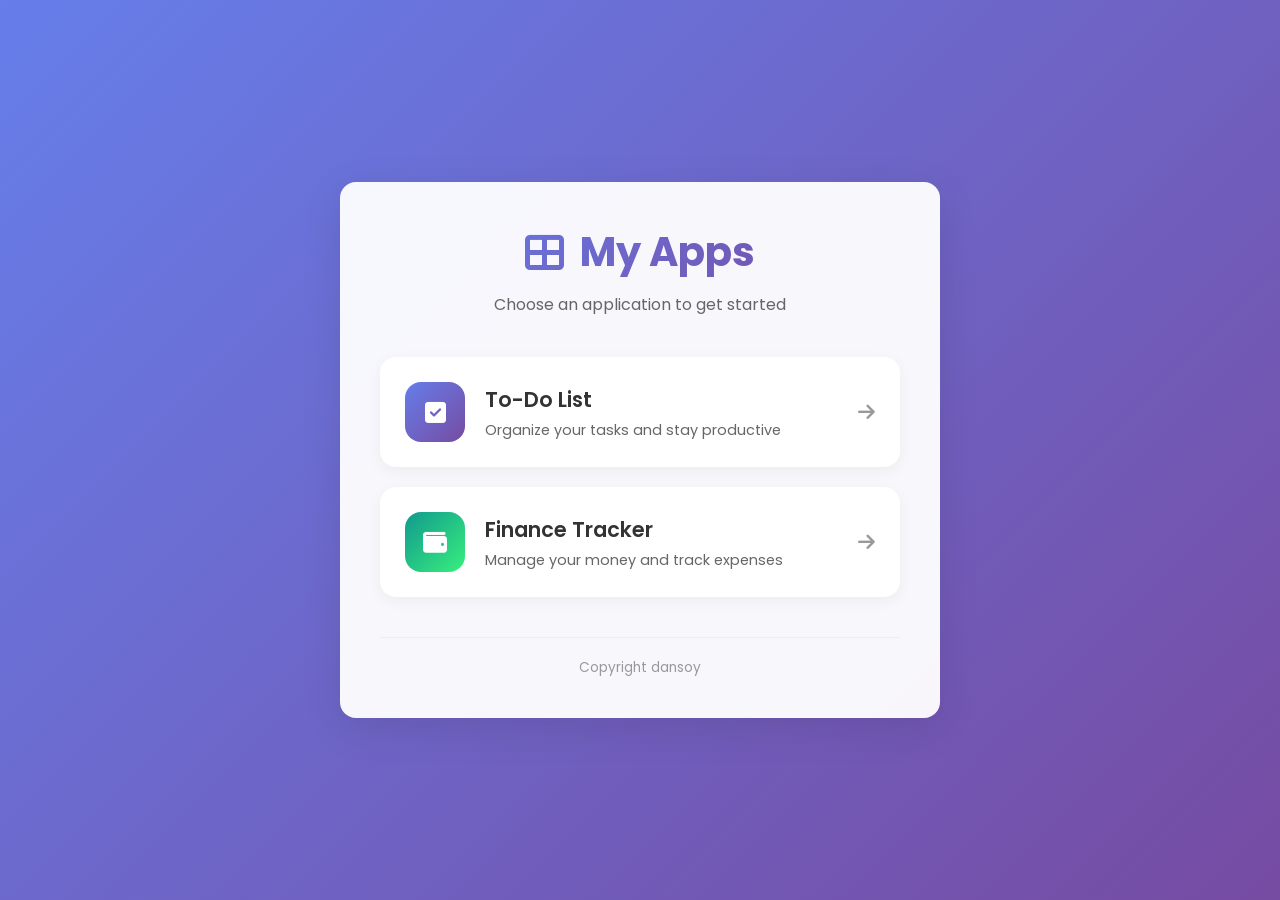
<file: index.html>
<!DOCTYPE html>
<html lang="en">
<head>
    <meta charset="UTF-8">
    <meta name="viewport" content="width=device-width, initial-scale=1.0">
    <title>My Apps - Home</title>
    <link rel="stylesheet" href="style.css">
    <link rel="preconnect" href="https://fonts.googleapis.com">
    <link rel="preconnect" href="https://fonts.gstatic.com" crossorigin>
    <link href="https://fonts.googleapis.com/css2?family=Poppins:wght@300;400;500;600;700&display=swap" rel="stylesheet">
    <link rel="stylesheet" href="https://cdnjs.cloudflare.com/ajax/libs/font-awesome/6.4.0/css/all.min.css">
</head>
<body>
    <div class="home-container">
        <header class="home-header">
            <h1 class="home-title">
                <i class="fas fa-th-large"></i>
                My Apps
            </h1>
            <p class="home-subtitle">Choose an application to get started</p>
        </header>

        <div class="app-cards">
            <a href="todo.html" class="app-card todo-card">
                <div class="card-icon">
                    <i class="fas fa-check-square"></i>
                </div>
                <div class="card-content">
                    <h2>To-Do List</h2>
                    <p>Organize your tasks and stay productive</p>
                </div>
                <div class="card-arrow">
                    <i class="fas fa-arrow-right"></i>
                </div>
            </a>

            <a href="finance.html" class="app-card finance-card">
                <div class="card-icon">
                    <i class="fas fa-wallet"></i>
                </div>
                <div class="card-content">
                    <h2>Finance Tracker</h2>
                    <p>Manage your money and track expenses</p>
                </div>
                <div class="card-arrow">
                    <i class="fas fa-arrow-right"></i>
                </div>
            </a>
        </div>

        <footer class="home-footer">
            <p>Copyright dansoy</p>
        </footer>
    </div>
</body>
</html>
</file>
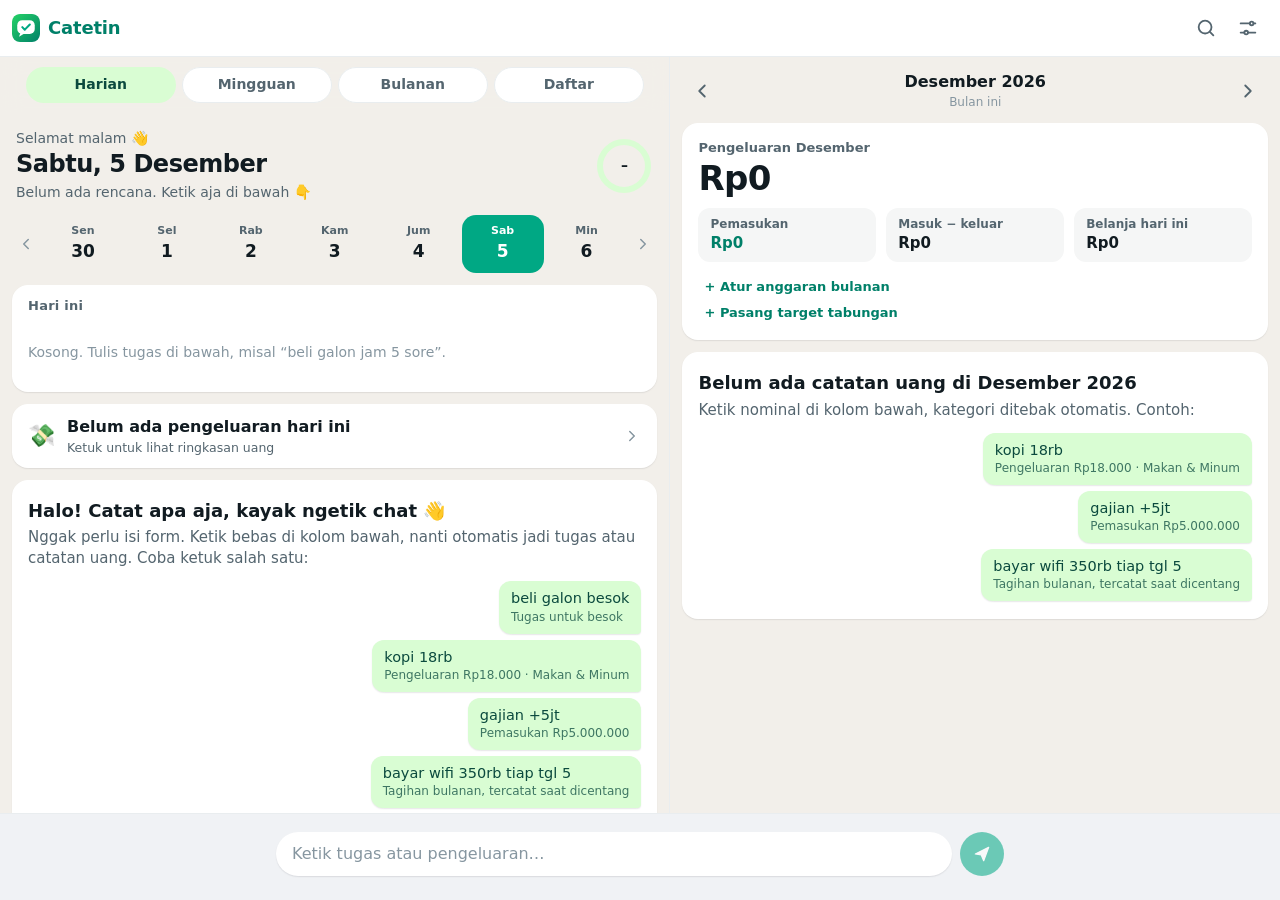
<file: v3/index.html>
<!DOCTYPE html>
<html lang="id">
<head>
    <meta charset="UTF-8">
    <meta name="viewport" content="width=device-width, initial-scale=1, viewport-fit=cover, interactive-widget=resizes-content">
    <title>Catetin</title>
    <meta name="description" content="Catat tugas & keuangan secepat ngetik chat.">
    <meta name="theme-color" content="#ffffff" id="theme-color">
    <meta name="mobile-web-app-capable" content="yes">
    <meta name="apple-mobile-web-app-capable" content="yes">
    <meta name="apple-mobile-web-app-title" content="Catetin">
    <meta name="apple-mobile-web-app-status-bar-style" content="default">
    <link rel="manifest" href="manifest.webmanifest">
    <link rel="icon" href="icons/icon.svg" type="image/svg+xml">
    <link rel="apple-touch-icon" href="icons/apple-touch-icon.png">
    <link rel="stylesheet" href="css/app.css">
    <script>
        // Apply the saved theme before first paint (no white flash in dark mode).
        try {
            var s = JSON.parse(localStorage.getItem('catetin.v2') || '{}').settings || {};
            if (s.theme === 'light' || s.theme === 'dark') document.documentElement.dataset.theme = s.theme;
        } catch (e) { /* first run */ }
    </script>
</head>
<body>
    <div class="app" id="app">
        <!-- Header -->
        <header class="topbar">
            <div class="brand">
                <img src="icons/icon.svg" alt="" width="28" height="28">
                <span>Catetin</span>
            </div>
            <div class="tabs" role="tablist" aria-label="Halaman">
                <button class="tab" role="tab" data-act="tab" data-tab="tasks" aria-selected="true">Tugas</button>
                <button class="tab" role="tab" data-act="tab" data-tab="money" aria-selected="false">Uang</button>
            </div>
            <div class="top-actions">
                <button class="icon-btn" data-act="search" aria-label="Cari" title="Cari">
                    <svg viewBox="0 0 24 24"><circle cx="11" cy="11" r="7"/><path d="m20 20-3.5-3.5"/></svg>
                </button>
                <button class="icon-btn" data-act="settings" aria-label="Pengaturan" title="Pengaturan">
                    <svg viewBox="0 0 24 24"><path d="M4 7h10M18 7h2M4 17h4M12 17h8"/><circle cx="16" cy="7" r="2"/><circle cx="10" cy="17" r="2"/></svg>
                </button>
            </div>
        </header>

        <!-- Panes: one at a time on phones, side by side on wide screens -->
        <main class="panes">
            <section class="pane pane-tasks" id="pane-tasks" role="tabpanel" aria-label="Tugas">
                <div class="subtabs" role="tablist" aria-label="Tampilan tugas">
                    <button class="subtab" data-act="view" data-view="day">Harian</button>
                    <button class="subtab" data-act="view" data-view="week">Mingguan</button>
                    <button class="subtab" data-act="view" data-view="month">Bulanan</button>
                    <button class="subtab" data-act="view" data-view="more">Daftar</button>
                </div>
                <div class="pane-body" id="tasks-view"></div>
            </section>
            <section class="pane pane-money" id="pane-money" role="tabpanel" aria-label="Uang">
                <div class="pane-body" id="money-view"></div>
            </section>
        </main>

        <!-- Composer: type like a chat -->
        <footer class="dock" id="dock">
            <div class="dock-inner">
                <div class="preview" id="preview" aria-live="polite"></div>
                <div class="quick" id="quick"></div>
                <form class="composer" id="composer" autocomplete="off">
                    <textarea id="input" rows="1" enterkeyhint="send" autocapitalize="sentences" spellcheck="false"
                        placeholder="Ketik tugas atau pengeluaran…" aria-label="Catat sesuatu"></textarea>
                    <button class="send" type="submit" aria-label="Kirim">
                        <svg viewBox="0 0 24 24"><path d="M4 12 20 4l-6 16-3-7z"/></svg>
                    </button>
                </form>
            </div>
        </footer>
    </div>

    <dialog class="sheet" id="sheet" aria-labelledby="sheet-title"></dialog>
    <div class="toast" id="toast" role="status" aria-live="polite"></div>
    <canvas class="confetti" id="confetti" aria-hidden="true"></canvas>

    <script src="js/util.js"></script>
    <script src="js/parser.js"></script>
    <script src="js/store.js"></script>
    <script src="js/app.js"></script>
</body>
</html>
</file>
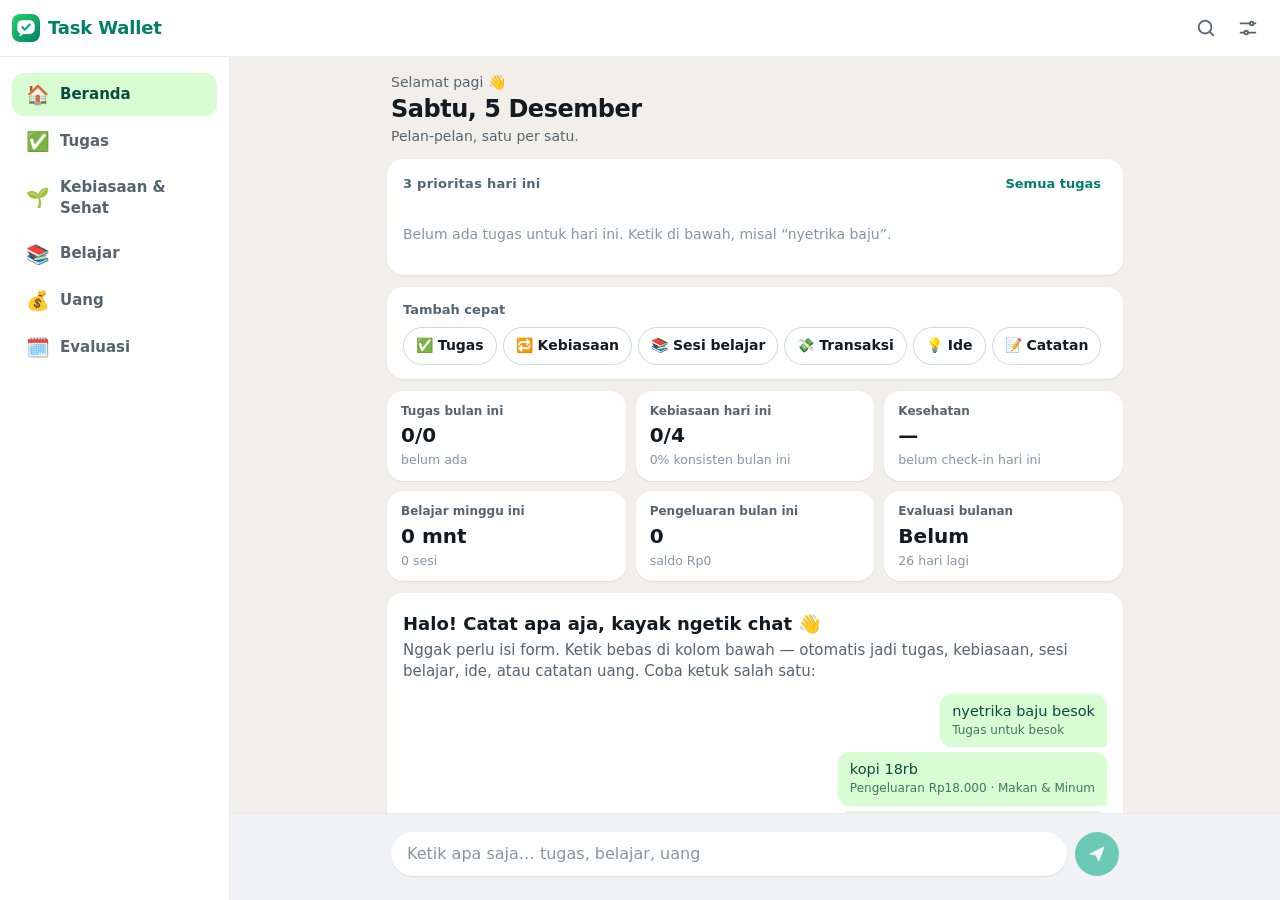
<file: v4/index.html>
<!DOCTYPE html>
<html lang="id">
<head>
    <meta charset="UTF-8">
    <meta name="viewport" content="width=device-width, initial-scale=1, viewport-fit=cover, interactive-widget=resizes-content">
    <title>Task Wallet — Life OS</title>
    <meta name="description" content="Ruang kendali pribadi: tugas, kebiasaan, kesehatan, belajar, keuangan, dan evaluasi bulanan — secepat ngetik chat.">
    <meta name="theme-color" content="#ffffff" id="theme-color">
    <meta name="mobile-web-app-capable" content="yes">
    <meta name="apple-mobile-web-app-capable" content="yes">
    <meta name="apple-mobile-web-app-title" content="Task Wallet">
    <meta name="apple-mobile-web-app-status-bar-style" content="default">
    <link rel="manifest" href="manifest.webmanifest">
    <link rel="icon" href="icons/icon.svg" type="image/svg+xml">
    <link rel="apple-touch-icon" href="icons/apple-touch-icon.png">
    <link rel="stylesheet" href="css/app.css">
    <script>
        // Apply the saved theme before first paint (no white flash in dark mode).
        try {
            var s = JSON.parse(localStorage.getItem('taskwallet.v4') || localStorage.getItem('catetin.v2') || '{}').settings || {};
            if (s.theme === 'light' || s.theme === 'dark') document.documentElement.dataset.theme = s.theme;
        } catch (e) { /* first run */ }
    </script>
</head>
<body>
    <div class="app" id="app">
        <!-- Header -->
        <header class="topbar">
            <div class="brand">
                <img src="icons/icon.svg" alt="" width="28" height="28">
                <span>Task Wallet</span>
            </div>
            <div class="top-actions">
                <button class="icon-btn" data-act="search" aria-label="Cari" title="Cari">
                    <svg viewBox="0 0 24 24"><circle cx="11" cy="11" r="7"/><path d="m20 20-3.5-3.5"/></svg>
                </button>
                <button class="icon-btn" data-act="settings" aria-label="Pengaturan" title="Pengaturan">
                    <svg viewBox="0 0 24 24"><path d="M4 7h10M18 7h2M4 17h4M12 17h8"/><circle cx="16" cy="7" r="2"/><circle cx="10" cy="17" r="2"/></svg>
                </button>
            </div>
        </header>

        <!-- Navigation: a scrollable row on phones, a sidebar on laptops -->
        <nav class="nav" aria-label="Halaman">
            <button data-act="tab" data-tab="home"><span class="ico" aria-hidden="true">🏠</span><span class="lbl">Beranda</span></button>
            <button data-act="tab" data-tab="tasks"><span class="ico" aria-hidden="true">✅</span><span class="lbl">Tugas</span></button>
            <button data-act="tab" data-tab="habits" aria-label="Kebiasaan & Sehat"><span class="ico" aria-hidden="true">🌱</span><span class="lbl"><span class="short">Sehat</span><span class="long">Kebiasaan & Sehat</span></span></button>
            <button data-act="tab" data-tab="learn"><span class="ico" aria-hidden="true">📚</span><span class="lbl">Belajar</span></button>
            <button data-act="tab" data-tab="money"><span class="ico" aria-hidden="true">💰</span><span class="lbl">Uang</span></button>
            <button data-act="tab" data-tab="review"><span class="ico" aria-hidden="true">🗓️</span><span class="lbl">Evaluasi</span></button>
        </nav>

        <main class="page" id="page" tabindex="-1"></main>

        <!-- Quick capture: type like a chat -->
        <footer class="dock" id="dock">
            <div class="dock-inner">
                <div class="preview" id="preview" aria-live="polite"></div>
                <div class="quick" id="quick"></div>
                <form class="composer" id="composer" autocomplete="off">
                    <textarea id="input" rows="1" enterkeyhint="send" autocapitalize="sentences" spellcheck="false"
                        placeholder="Ketik tugas, kebiasaan, belajar, atau uang…" aria-label="Catat sesuatu"></textarea>
                    <button class="send" type="submit" aria-label="Kirim">
                        <svg viewBox="0 0 24 24"><path d="M4 12 20 4l-6 16-3-7z"/></svg>
                    </button>
                </form>
            </div>
        </footer>
    </div>

    <dialog class="sheet" id="sheet" aria-labelledby="sheet-title"></dialog>
    <div class="toast" id="toast" role="status" aria-live="polite"></div>
    <canvas class="confetti" id="confetti" aria-hidden="true"></canvas>
    <noscript><p style="padding:16px">Task Wallet butuh JavaScript untuk berjalan.</p></noscript>

    <script src="js/util.js"></script>
    <script src="js/parser.js"></script>
    <script src="js/store.js"></script>
    <script src="js/life.js"></script>
    <script src="js/app.js"></script>
</body>
</html>
</file>
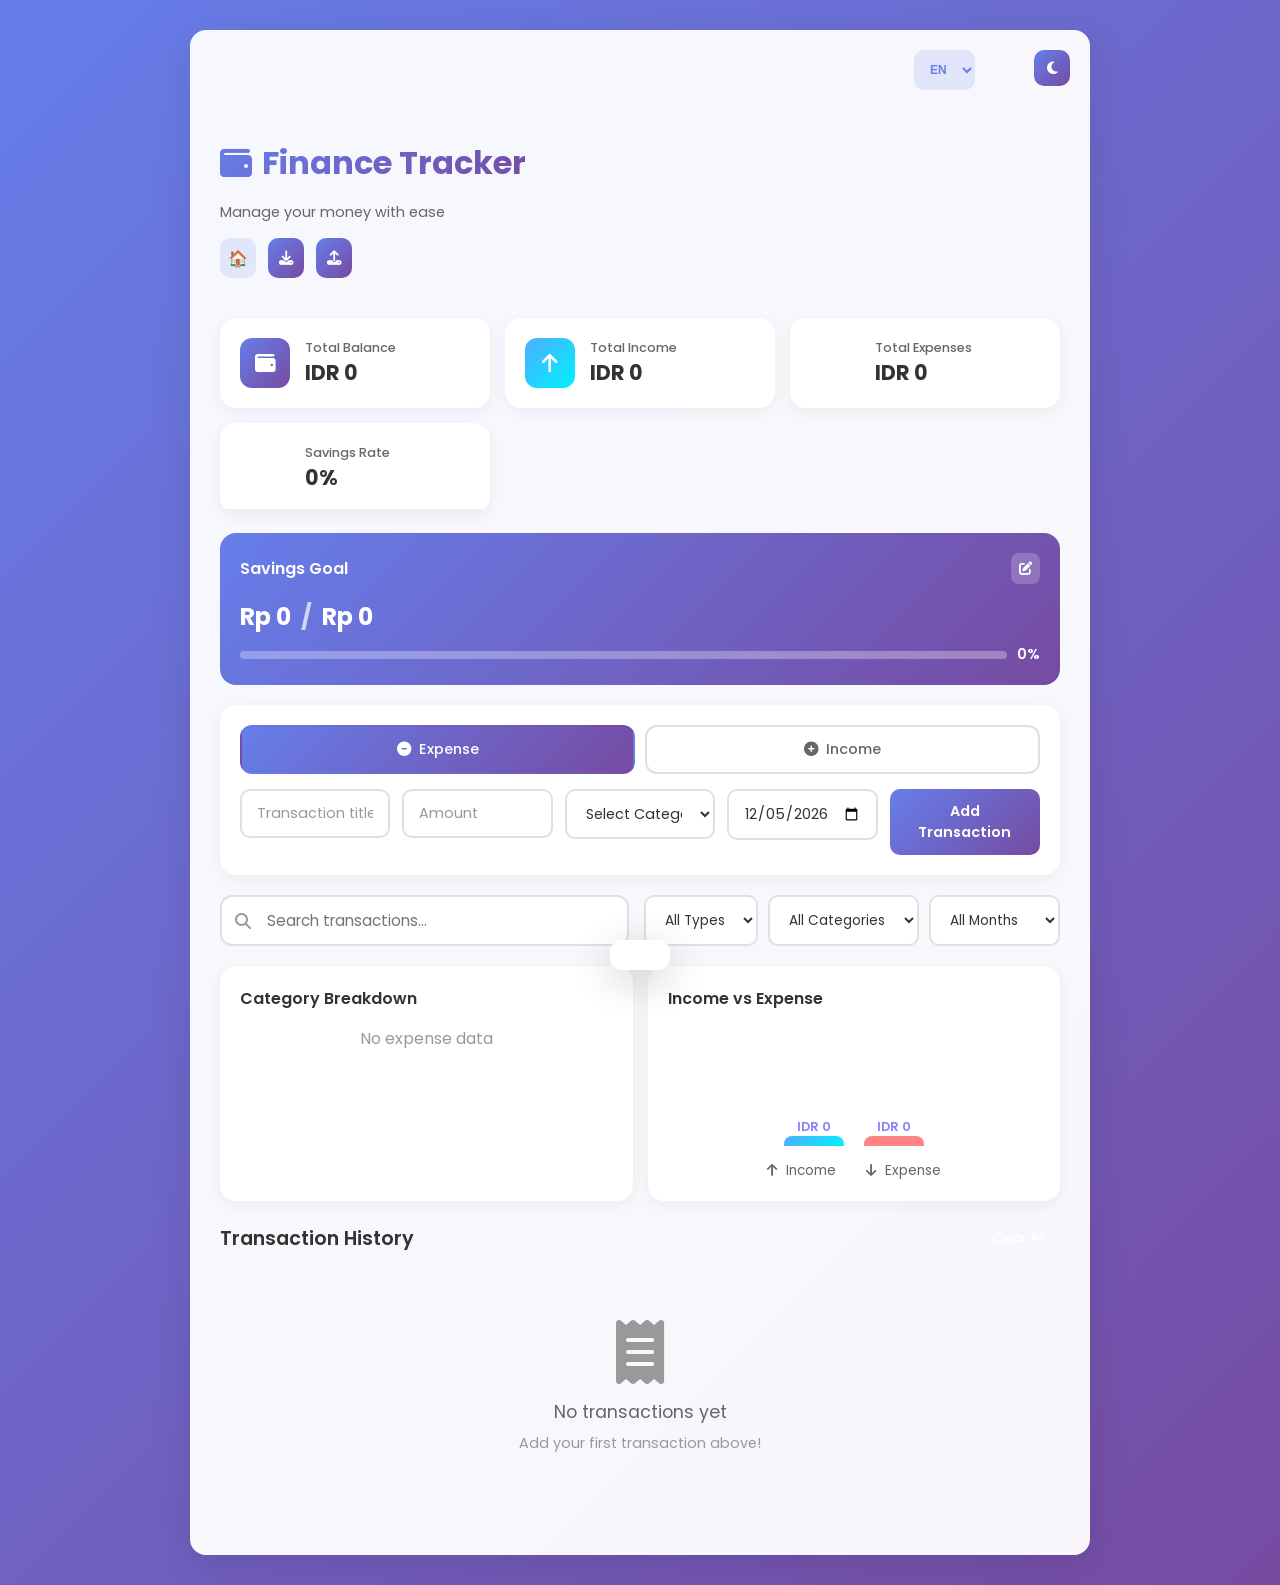
<file: finance.html>
<!DOCTYPE html>
<html lang="en">
<head>
    <meta charset="UTF-8">
    <meta name="viewport" content="width=device-width, initial-scale=1.0">
    <title>Finance Tracker - Money Manager</title>
    <link rel="stylesheet" href="style.css">
    <link rel="stylesheet" href="finance.css">
    <link rel="preconnect" href="https://fonts.googleapis.com">
    <link rel="preconnect" href="https://fonts.gstatic.com" crossorigin>
    <link href="https://fonts.googleapis.com/css2?family=Poppins:wght@300;400;500;600;700&display=swap" rel="stylesheet">
    <link rel="stylesheet" href="https://cdnjs.cloudflare.com/ajax/libs/font-awesome/6.4.0/css/all.min.css">
</head>
<body>
    <div class="app-container">
        <!-- Header -->
        <header class="app-header">
            <div class="header-left">
                <h1 class="app-title">
                    <i class="fas fa-wallet"></i>
                    <span data-i18n="appTitle">Finance Tracker</span>
                </h1>
                <p class="app-subtitle" data-i18n="appSubtitle">Manage your money with ease</p>
            </div>
            <div class="header-right">
                <a href="index.html" class="home-btn" title="Go to Home">
                    🏠
                </a>
                <select id="language-select" class="language-select">
                    <option value="en">EN</option>
                    <option value="id">ID</option>
                </select>
                <button id="theme-toggle" class="theme-toggle" title="Toggle Dark Mode">
                    <i class="fas fa-moon"></i>
                </button>
                <button id="export-btn" class="icon-btn" title="Export Data">
                    <i class="fas fa-download"></i>
                </button>
                <button id="import-btn" class="icon-btn" title="Import Data">
                    <i class="fas fa-upload"></i>
                </button>
                <input type="file" id="import-file" accept=".json" style="display: none;">
            </div>
        </header>

        <!-- Summary Cards -->
        <section class="summary-cards">
            <div class="card balance-card">
                <div class="card-icon">
                    <i class="fas fa-wallet"></i>
                </div>
                <div class="card-content">
                    <span class="card-label" data-i18n="totalBalance">Total Balance</span>
                    <span class="card-value" id="total-balance">Rp 0</span>
                </div>
            </div>
            <div class="card income-card">
                <div class="card-icon">
                    <i class="fas fa-arrow-up"></i>
                </div>
                <div class="card-content">
                    <span class="card-label" data-i18n="totalIncome">Total Income</span>
                    <span class="card-value" id="total-income">Rp 0</span>
                </div>
            </div>
            <div class="card expense-card">
                <div class="card-icon">
                    <i class="fas fa-arrow-down"></i>
                </div>
                <div class="card-content">
                    <span class="card-label" data-i18n="totalExpense">Total Expenses</span>
                    <span class="card-value" id="total-expense">Rp 0</span>
                </div>
            </div>
            <div class="card savings-card">
                <div class="card-icon">
                    <i class="fas fa-piggy-bank"></i>
                </div>
                <div class="card-content">
                    <span class="card-label" data-i18n="savingsRate">Savings Rate</span>
                    <span class="card-value" id="savings-rate">0%</span>
                </div>
                <div class="savings-progress">
                    <div class="progress-fill" id="savings-progress"></div>
                </div>
            </div>
        </section>

        <!-- Savings Goal Section -->
        <section class="savings-goal-section">
            <div class="savings-goal-card">
                <div class="goal-header">
                    <h3 data-i18n="savingsGoal">Savings Goal</h3>
                    <button id="set-goal-btn" class="small-btn">
                        <i class="fas fa-edit"></i>
                    </button>
                </div>
                <div class="goal-amount">
                    <span id="current-savings">Rp 0</span>
                    <span class="goal-divider">/</span>
                    <span id="goal-amount">Rp 0</span>
                </div>
                <div class="goal-progress">
                    <div class="progress-bar">
                        <div class="progress-fill" id="goal-progress-fill"></div>
                    </div>
                    <span class="goal-percent" id="goal-percent">0%</span>
                </div>
            </div>
        </section>

        <!-- Add Transaction Form -->
        <section class="transaction-form-section">
            <form id="transaction-form" class="transaction-form">
                <div class="form-tabs">
                    <button type="button" class="tab-btn active" data-type="expense">
                        <i class="fas fa-minus-circle"></i>
                        <span data-i18n="expense">Expense</span>
                    </button>
                    <button type="button" class="tab-btn" data-type="income">
                        <i class="fas fa-plus-circle"></i>
                        <span data-i18n="income">Income</span>
                    </button>
                </div>
                <div class="form-fields">
                    <div class="form-group">
                        <input type="text" id="transaction-title" placeholder="Transaction title" required>
                    </div>
                    <div class="form-group">
                        <input type="number" id="transaction-amount" placeholder="Amount" min="0" step="100" required>
                    </div>
                    <div class="form-group">
                        <select id="transaction-category" required>
                            <option value="" data-i18n="selectCategory">Select Category</option>
                        </select>
                    </div>
                    <div class="form-group">
                        <input type="date" id="transaction-date" required>
                    </div>
                    <button type="submit" class="submit-btn" data-i18n="addTransaction">Add Transaction</button>
                </div>
            </form>
        </section>

        <!-- Filters & Search -->
        <section class="filters-section">
            <div class="search-box">
                <i class="fas fa-search"></i>
                <input type="text" id="search-input" placeholder="Search transactions..." data-i18n-placeholder="searchPlaceholder">
            </div>
            <div class="filter-options">
                <select id="filter-type" class="filter-select">
                    <option value="all" data-i18n="allTypes">All Types</option>
                    <option value="income" data-i18n="income">Income</option>
                    <option value="expense" data-i18n="expense">Expense</option>
                </select>
                <select id="filter-category" class="filter-select">
                    <option value="all" data-i18n="allCategories">All Categories</option>
                </select>
                <select id="filter-month" class="filter-select">
                    <option value="all" data-i18n="allMonths">All Months</option>
                </select>
            </div>
        </section>

        <!-- Statistics Section -->
        <section class="statistics-section">
            <div class="stats-card">
                <h3 data-i18n="categoryBreakdown">Category Breakdown</h3>
                <div class="category-stats" id="category-stats">
                </div>
            </div>
            <div class="stats-card chart-card">
                <h3 data-i18n="incomeVsExpense">Income vs Expense</h3>
                <div class="simple-chart" id="simple-chart">
                    <div class="chart-bars">
                        <div class="chart-bar income-bar" id="chart-income"></div>
                        <div class="chart-bar expense-bar" id="chart-expense"></div>
                    </div>
                    <div class="chart-labels">
                        <span><i class="fas fa-arrow-up"></i> <span data-i18n="income">Income</span></span>
                        <span><i class="fas fa-arrow-down"></i> <span data-i18n="expense">Expense</span></span>
                    </div>
                </div>
            </div>
        </section>

        <!-- Transaction List -->
        <section class="transactions-section">
            <div class="section-header">
                <h2 data-i18n="transactionHistory">Transaction History</h2>
                <button id="clear-all-btn" class="danger-btn" data-i18n="clearAll">Clear All</button>
            </div>
            <div class="transactions-list" id="transactions-list">
            </div>
            <div class="empty-state" id="empty-state">
                <i class="fas fa-receipt"></i>
                <p data-i18n="noTransactions">No transactions yet</p>
                <span data-i18n="addFirstTransaction">Add your first transaction above!</span>
            </div>
        </section>
    </div>

    <!-- Edit Modal -->
    <div class="modal" id="edit-modal">
        <div class="modal-content">
            <div class="modal-header">
                <h3 data-i18n="editTransaction">Edit Transaction</h3>
                <button class="modal-close" id="close-edit-modal">
                    <i class="fas fa-times"></i>
                </button>
            </div>
            <form id="edit-form">
                <input type="hidden" id="edit-id">
                <div class="form-group">
                    <label data-i18n="type">Type</label>
                    <select id="edit-type">
                        <option value="expense" data-i18n="expense">Expense</option>
                        <option value="income" data-i18n="income">Income</option>
                    </select>
                </div>
                <div class="form-group">
                    <label data-i18n="title">Title</label>
                    <input type="text" id="edit-title" required>
                </div>
                <div class="form-group">
                    <label data-i18n="amount">Amount</label>
                    <input type="number" id="edit-amount" min="0" step="100" required>
                </div>
                <div class="form-group">
                    <label data-i18n="category">Category</label>
                    <select id="edit-category" required></select>
                </div>
                <div class="form-group">
                    <label data-i18n="date">Date</label>
                    <input type="date" id="edit-date" required>
                </div>
                <button type="submit" class="submit-btn" data-i18n="saveChanges">Save Changes</button>
            </form>
        </div>
    </div>

    <!-- Goal Modal -->
    <div class="modal" id="goal-modal">
        <div class="modal-content">
            <div class="modal-header">
                <h3 data-i18n="setSavingsGoal">Set Savings Goal</h3>
                <button class="modal-close" id="close-goal-modal">
                    <i class="fas fa-times"></i>
                </button>
            </div>
            <form id="goal-form">
                <div class="form-group">
                    <label data-i18n="goalAmount">Goal Amount</label>
                    <input type="number" id="goal-amount-input" min="0" step="1000" required>
                </div>
                <button type="submit" class="submit-btn" data-i18n="saveGoal">Save Goal</button>
            </form>
        </div>
    </div>

    <!-- Toast Notification -->
    <div class="toast" id="toast">
        <i class="toast-icon"></i>
        <span class="toast-message"></span>
    </div>

    <script src="finance.js"></script>
</body>
</html>
</file>
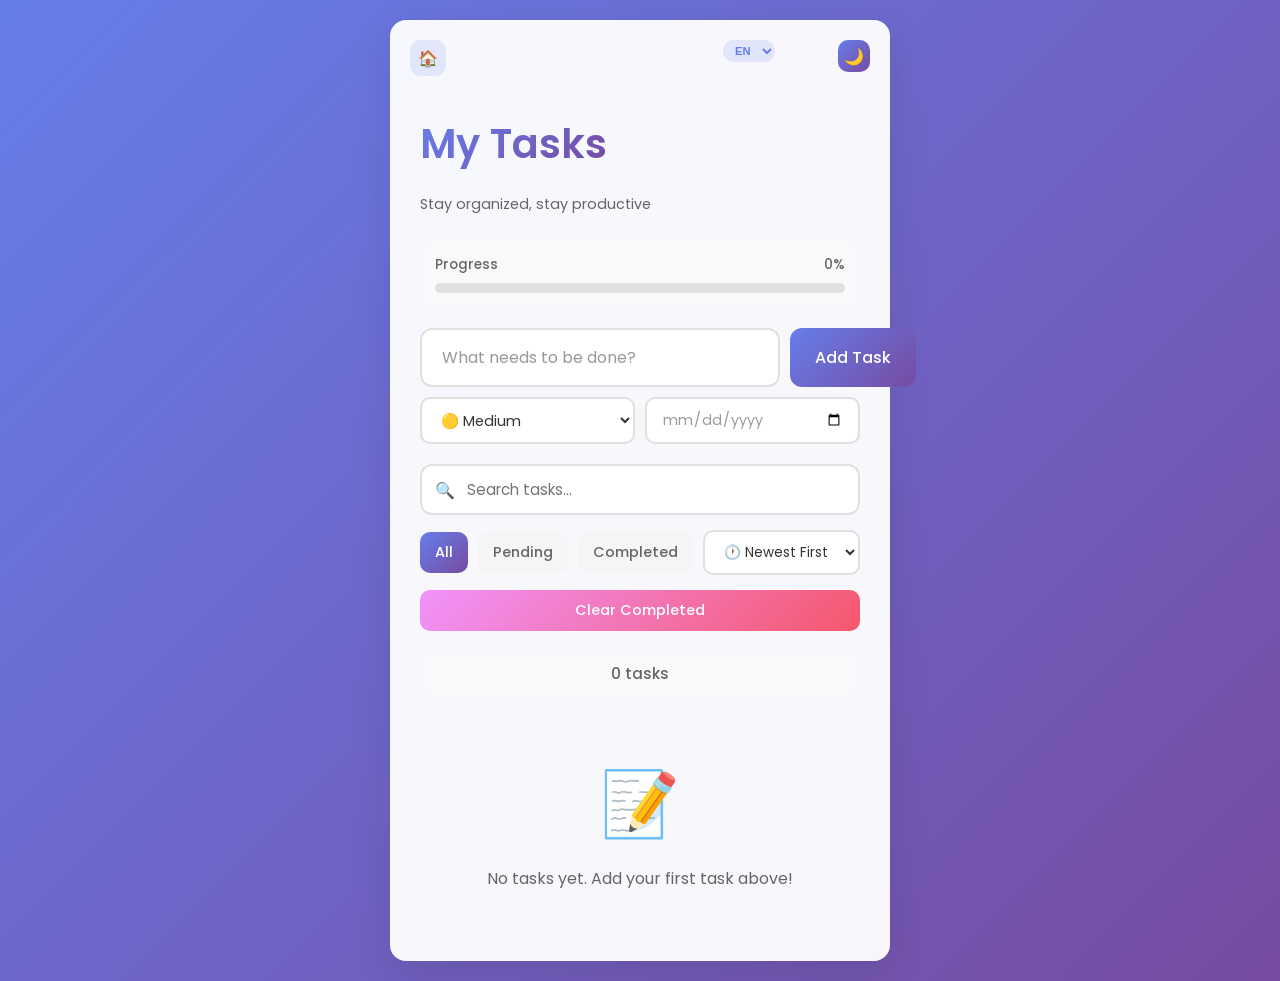
<file: todo.html>
<!DOCTYPE html>
<html lang="en">
<head>
    <meta charset="UTF-8">
    <meta name="viewport" content="width=device-width, initial-scale=1.0">
    <title>To-Do List</title>
    <link rel="stylesheet" href="style.css">
    <link rel="preconnect" href="https://fonts.googleapis.com">
    <link rel="preconnect" href="https://fonts.gstatic.com" crossorigin>
    <link href="https://fonts.googleapis.com/css2?family=Poppins:wght@300;400;500;600&display=swap" rel="stylesheet">
</head>
<body>
    <div class="app-container">
        <!-- Language Toggle -->
        <select id="language-select" class="language-select">
            <option value="en">EN</option>
            <option value="id">ID</option>
        </select>

        <!-- Dark Mode Toggle -->
        <button id="theme-toggle" class="theme-toggle" title="Toggle Dark Mode">
            🌙
        </button>

        <!-- Home Button -->
        <a href="index.html" class="home-btn" title="Go to Home">
            🏠
        </a>

        <!-- Header Section -->
        <header class="app-header">
            <h1 class="app-title">My Tasks</h1>
            <p class="app-subtitle">Stay organized, stay productive</p>
        </header>

        <!-- Progress Bar -->
        <div class="progress-container">
            <div class="progress-info">
                <span>Progress</span>
                <span id="progress-percent">0%</span>
            </div>
            <div class="progress-bar">
                <div id="progress-fill" class="progress-fill"></div>
            </div>
        </div>

        <!-- Input Section -->
        <section class="input-section">
            <form id="todo-form" class="todo-form">
                <div class="input-row">
                    <input type="text" id="todo-input" placeholder="What needs to be done?" autocomplete="off">
                    <button type="submit" id="add-btn" class="add-btn">Add Task</button>
                </div>
                <div class="input-options">
                    <select id="priority-select" class="priority-select">
                        <option value="low">🟢 Low</option>
                        <option value="medium" selected>🟡 Medium</option>
                        <option value="high">🔴 High</option>
                    </select>
                    <input type="date" id="due-date" class="due-date-input">
                </div>
            </form>
        </section>

        <!-- Controls Section -->
        <section class="controls-section">
            <!-- Search -->
            <div class="search-container">
                <input type="text" id="search-input" placeholder="Search tasks...">
                <span class="search-icon">🔍</span>
            </div>

            <!-- Filter & Sort Row -->
            <div class="filter-sort-row">
                <!-- Filter Buttons -->
                <div class="filter-buttons">
                    <button class="filter-btn active" data-filter="all">All</button>
                    <button class="filter-btn" data-filter="pending">Pending</button>
                    <button class="filter-btn" data-filter="completed">Completed</button>
                </div>

                <!-- Sort Dropdown -->
                <select id="sort-select" class="sort-select">
                    <option value="newest">🕐 Newest First</option>
                    <option value="oldest">📜 Oldest First</option>
                    <option value="priority">⚡ Priority High→Low</option>
                    <option value="dueDate">📅 Due Date</option>
                </select>
            </div>

            <!-- Clear Completed Button -->
            <button id="clear-completed-btn" class="clear-btn">Clear Completed</button>
        </section>

        <!-- Task Counter -->
        <section class="counter-section">
            <span id="task-counter">0 tasks</span>
        </section>

        <!-- Task List -->
        <section class="task-list-section">
            <ul id="todo-list" class="todo-list">
                <!-- Tasks will be dynamically added here -->
            </ul>
        </section>

        <!-- Empty State -->
        <div id="empty-state" class="empty-state">
            <span class="empty-icon">📝</span>
            <p>No tasks yet. Add your first task above!</p>
        </div>
    </div>

    <script src="todo.js"></script>
</body>
</html>
</file>
<file: style.css>
/* ========================================
   HOME PAGE STYLES
   ======================================== */
.home-container {
    width: 100%;
    max-width: 600px;
    background: var(--card-bg);
    border-radius: var(--border-radius);
    box-shadow: var(--shadow-light);
    padding: 40px;
    transition: var(--transition);
}

.home-header {
    text-align: center;
    margin-bottom: 40px;
}

.home-title {
    font-size: 2.5rem;
    font-weight: 700;
    background: var(--primary-gradient);
    -webkit-background-clip: text;
    -webkit-text-fill-color: transparent;
    background-clip: text;
    display: flex;
    align-items: center;
    justify-content: center;
    gap: 15px;
    margin-bottom: 10px;
}

.home-subtitle {
    color: var(--text-secondary);
    font-size: 1rem;
}

.app-cards {
    display: flex;
    flex-direction: column;
    gap: 20px;
}

.app-card {
    display: flex;
    align-items: center;
    gap: 20px;
    padding: 25px;
    background: white;
    border-radius: 16px;
    text-decoration: none;
    box-shadow: 0 4px 15px rgba(0, 0, 0, 0.05);
    transition: var(--transition);
    cursor: pointer;
}

[data-theme="dark"] .app-card {
    background: #2a2a40;
}

.app-card:hover {
    transform: translateY(-5px);
    box-shadow: 0 10px 30px rgba(0, 0, 0, 0.15);
}

.app-card .card-icon {
    width: 60px;
    height: 60px;
    border-radius: 16px;
    display: flex;
    align-items: center;
    justify-content: center;
    font-size: 1.5rem;
    color: white;
}

.todo-card .card-icon {
    background: var(--primary-gradient);
}

.finance-card .card-icon {
    background: linear-gradient(135deg, #11998e 0%, #38ef7d 100%);
}

.app-card .card-content {
    flex: 1;
}

.app-card .card-content h2 {
    font-size: 1.3rem;
    font-weight: 600;
    color: var(--text-primary);
    margin-bottom: 5px;
}

.app-card .card-content p {
    font-size: 0.9rem;
    color: var(--text-secondary);
}

.app-card .card-arrow {
    font-size: 1.2rem;
    color: var(--text-light);
    transition: var(--transition);
}

.app-card:hover .card-arrow {
    transform: translateX(5px);
    color: var(--primary-color);
}

.home-footer {
    text-align: center;
    margin-top: 40px;
    padding-top: 20px;
    border-top: 1px solid #eee;
}

[data-theme="dark"] .home-footer {
    border-top-color: #444;
}

.home-footer p {
    font-size: 0.85rem;
    color: var(--text-light);
}

/* ========================================
   CSS Variables - Color Palette
   ======================================== */
:root {
    --primary-gradient: linear-gradient(135deg, #667eea 0%, #764ba2 100%);
    --secondary-gradient: linear-gradient(135deg, #f093fb 0%, #f5576c 100%);
    --success-gradient: linear-gradient(135deg, #4facfe 0%, #00f2fe 100%);
    --bg-gradient: linear-gradient(135deg, #667eea 0%, #764ba2 100%);
    --card-bg: rgba(255, 255, 255, 0.95);
    --text-primary: #333;
    --text-secondary: #666;
    --text-light: #999;
    --shadow-light: 0 10px 40px rgba(0, 0, 0, 0.1);
    --shadow-hover: 0 20px 60px rgba(0, 0, 0, 0.15);
    --border-radius: 16px;
    --transition: all 0.3s ease;

    /* Priority Colors */
    --priority-high: #e74c3c;
    --priority-medium: #f1c40f;
    --priority-low: #2ecc71;

    /* Progress Colors */
    --progress-bg: #e0e0e0;
    --progress-fill: linear-gradient(90deg, #667eea, #764ba2);
}

/* ========================================
   Dark Mode Variables
   ======================================== */
[data-theme="dark"] {
    --bg-gradient: linear-gradient(135deg, #1a1a2e 0%, #16213e 100%);
    --card-bg: rgba(30, 30, 50, 0.95);
    --text-primary: #e0e0e0;
    --text-secondary: #aaa;
    --text-light: #777;
    --shadow-light: 0 10px 40px rgba(0, 0, 0, 0.3);
    --shadow-hover: 0 20px 60px rgba(0, 0, 0, 0.4);
    --progress-bg: #333;
}

/* ========================================
   Reset & Base Styles
   ======================================== */
* {
    margin: 0;
    padding: 0;
    box-sizing: border-box;
}

body {
    font-family: 'Poppins', sans-serif;
    background: var(--bg-gradient);
    min-height: 100vh;
    display: flex;
    justify-content: center;
    align-items: center;
    padding: 20px;
    color: var(--text-primary);
    transition: var(--transition);
}

/* ========================================
   App Container
   ======================================== */
.app-container {
    width: 100%;
    max-width: 500px;
    background: var(--card-bg);
    border-radius: var(--border-radius);
    box-shadow: var(--shadow-light);
    padding: 30px;
    transition: var(--transition);
    position: relative;
}

.app-container:hover {
    box-shadow: var(--shadow-hover);
}

/* ========================================
   Dark Mode Toggle
   ======================================== */
.theme-toggle {
    position: absolute;
    top: 20px;
    right: 20px;
    width: 32px;
    height: 32px;
    border-radius: 10px;
    border: none;
    background: var(--primary-gradient);
    color: white;
    font-size: 1rem;
    cursor: pointer;
    transition: var(--transition);
    display: flex;
    align-items: center;
    justify-content: center;
}

.theme-toggle:hover {
    transform: rotate(15deg) scale(1.1);
}

[data-theme="dark"] .theme-toggle {
    background: linear-gradient(135deg, #f1c40f, #e67e22);
}

.home-btn {
    position: absolute;
    top: 20px;
    left: 20px;
    width: 36px;
    height: 36px;
    border-radius: 10px;
    border: none;
    background: rgba(102, 126, 234, 0.15);
    color: #667eea;
    font-size: 1rem;
    cursor: pointer;
    transition: var(--transition);
    display: flex;
    align-items: center;
    justify-content: center;
    text-decoration: none;
}

.home-btn:hover {
    background: rgba(102, 126, 234, 0.25);
    transform: scale(1.05);
}

[data-theme="dark"] .home-btn {
    background: rgba(102, 126, 234, 0.2);
    color: #a0a0ff;
}

.language-select {
    position: absolute;
    top: 20px;
    right: 115px;
    padding: 4px 8px;
    border: none;
    border-radius: 12px;
    font-size: 0.7rem;
    font-weight: 600;
    cursor: pointer;
    background: rgba(102, 126, 234, 0.15);
    color: #667eea;
    transition: var(--transition);
}

.language-select:hover {
    border-color: #667eea;
}

[data-theme="dark"] .language-select {
    background: #2a2a40;
    border-color: #444;
}

/* ========================================
   Header Section
   ======================================== */
.app-header {
    display: flex;
    flex-direction: column;
    justify-content: space-between;
    align-items: flex-start;
    margin-bottom: 25px;
    margin-top: 4em;
    flex-wrap: wrap;
    gap: 15px;
}

.header-left {
    flex: 1;
    text-align: left;
}

.header-right {
    display: flex;
    align-items: center;
    gap: 10px;
}

.header-right .home-btn {
    position: static;
}

.header-right .theme-toggle,
.header-right .icon-btn {
    width: 36px;
    height: 36px;
    border-radius: 10px;
    border: none;
    background: var(--primary-gradient);
    color: white;
    font-size: 0.9rem;
    cursor: pointer;
    transition: var(--transition);
    display: flex;
    align-items: center;
    justify-content: center;
}

.header-right .theme-toggle:hover,
.header-right .icon-btn:hover {
    transform: scale(1.05);
    box-shadow: 0 5px 15px rgba(102, 126, 234, 0.4);
}

[data-theme="dark"] .header-right .theme-toggle,
[data-theme="dark"] .header-right .icon-btn {
    background: linear-gradient(135deg, #f1c40f, #e67e22);
}

.app-title {
    font-size: 2.5rem;
    font-weight: 600;
    background: var(--primary-gradient);
    -webkit-background-clip: text;
    -webkit-text-fill-color: transparent;
    background-clip: text;
    margin-bottom: 5px;
}

.app-subtitle {
    color: var(--text-secondary);
    font-size: 0.9rem;
}

/* ========================================
   Progress Bar
   ======================================== */
.progress-container {
    margin-bottom: 20px;
    padding: 15px;
    background: #f8f9fa;
    border-radius: 12px;
    transition: var(--transition);
}

[data-theme="dark"] .progress-container {
    background: #2a2a40;
}

.progress-info {
    display: flex;
    justify-content: space-between;
    margin-bottom: 8px;
    font-size: 0.85rem;
    color: var(--text-secondary);
    font-weight: 500;
}

.progress-bar {
    height: 10px;
    background: var(--progress-bg);
    border-radius: 10px;
    overflow: hidden;
}

.progress-fill {
    height: 100%;
    width: 0%;
    background: var(--progress-fill);
    border-radius: 10px;
    transition: width 0.5s ease;
}

/* ========================================
   Input Section
   ======================================== */
.input-section {
    margin-bottom: 20px;
}

.todo-form {
    display: flex;
    flex-direction: column;
    gap: 10px;
}

.input-row {
    display: flex;
    gap: 10px;
}

#todo-input {
    flex: 1;
    padding: 15px 20px;
    font-size: 1rem;
    font-family: 'Poppins', sans-serif;
    border: 2px solid #e0e0e0;
    border-radius: 12px;
    outline: none;
    transition: var(--transition);
    background: white;
    color: var(--text-primary);
}

[data-theme="dark"] #todo-input {
    background: #2a2a40;
    border-color: #444;
    color: var(--text-primary);
}

#todo-input:focus {
    border-color: #667eea;
    box-shadow: 0 0 0 3px rgba(102, 126, 234, 0.1);
}

#todo-input::placeholder {
    color: var(--text-light);
}

.add-btn {
    padding: 15px 25px;
    background: var(--primary-gradient);
    color: white;
    border: none;
    border-radius: 12px;
    font-size: 1rem;
    font-weight: 500;
    font-family: 'Poppins', sans-serif;
    cursor: pointer;
    transition: var(--transition);
    white-space: nowrap;
}

.add-btn:hover {
    transform: translateY(-2px);
    box-shadow: 0 10px 20px rgba(102, 126, 234, 0.3);
}

.add-btn:active {
    transform: translateY(0);
}

/* Input Options Row */
.input-options {
    display: flex;
    gap: 10px;
}

.priority-select {
    flex: 1;
    padding: 10px 15px;
    font-size: 0.9rem;
    font-family: 'Poppins', sans-serif;
    border: 2px solid #e0e0e0;
    border-radius: 10px;
    outline: none;
    cursor: pointer;
    transition: var(--transition);
    background: white;
    color: var(--text-primary);
}

[data-theme="dark"] .priority-select {
    background: #2a2a40;
    border-color: #444;
    color: var(--text-primary);
}

.priority-select:focus {
    border-color: #667eea;
}

.due-date-input {
    flex: 1;
    padding: 10px 15px;
    font-size: 0.9rem;
    font-family: 'Poppins', sans-serif;
    border: 2px solid #e0e0e0;
    border-radius: 10px;
    outline: none;
    cursor: pointer;
    transition: var(--transition);
    background: white;
    color: #9c9c9c;
}

[data-theme="dark"] .due-date-input {
    background: #2a2a40;
    border-color: #444;
    color: var(--text-primary);
}

.due-date-input:focus {
    border-color: #667eea;
}

/* ========================================
   Controls Section
   ======================================== */
.controls-section {
    display: flex;
    flex-direction: column;
    gap: 15px;
    margin-bottom: 20px;
}

/* Search Container */
.search-container {
    position: relative;
}

#search-input {
    width: 100%;
    padding: 12px 20px 12px 45px;
    font-size: 0.95rem;
    font-family: 'Poppins', sans-serif;
    border: 2px solid #e0e0e0;
    border-radius: 12px;
    outline: none;
    transition: var(--transition);
    background: white;
    color: var(--text-primary);
}

[data-theme="dark"] #search-input {
    background: #2a2a40;
    border-color: #444;
    color: var(--text-primary);
}

#search-input:focus {
    border-color: #667eea;
    box-shadow: 0 0 0 3px rgba(102, 126, 234, 0.1);
}

.search-icon {
    position: absolute;
    left: 15px;
    top: 50%;
    transform: translateY(-50%);
    font-size: 1rem;
}

/* Filter Buttons */
.filter-buttons {
    display: flex;
    gap: 10px;
}

.filter-btn {
    flex: 1;
    padding: 10px 15px;
    background: #f5f5f5;
    color: var(--text-secondary);
    border: none;
    border-radius: 10px;
    font-size: 0.9rem;
    font-weight: 500;
    font-family: 'Poppins', sans-serif;
    cursor: pointer;
    transition: var(--transition);
}

[data-theme="dark"] .filter-btn {
    background: #2a2a40;
    color: var(--text-secondary);
}

.filter-btn:hover {
    background: #e8e8e8;
}

[data-theme="dark"] .filter-btn:hover {
    background: #3a3a50;
}

.filter-btn.active {
    background: var(--primary-gradient);
    color: white;
}

/* Filter & Sort Row */
.filter-sort-row {
    display: flex;
    gap: 10px;
    align-items: center;
}

.filter-sort-row .filter-buttons {
    flex: 1;
}

.sort-select {
    padding: 10px 15px;
    font-size: 0.85rem;
    font-family: 'Poppins', sans-serif;
    border: 2px solid #e0e0e0;
    border-radius: 10px;
    outline: none;
    cursor: pointer;
    transition: var(--transition);
    background: white;
    color: var(--text-primary);
    min-width: 150px;
}

[data-theme="dark"] .sort-select {
    background: #2a2a40;
    border-color: #444;
    color: var(--text-primary);
}

.sort-select:focus {
    border-color: #667eea;
}

/* Clear Completed Button */
.clear-btn {
    padding: 10px 20px;
    background: var(--secondary-gradient);
    color: white;
    border: none;
    border-radius: 10px;
    font-size: 0.9rem;
    font-weight: 500;
    font-family: 'Poppins', sans-serif;
    cursor: pointer;
    transition: var(--transition);
}

.clear-btn:hover {
    transform: translateY(-2px);
    box-shadow: 0 10px 20px rgba(245, 87, 108, 0.3);
}

.clear-btn:active {
    transform: translateY(0);
}

/* ========================================
   Counter Section
   ======================================== */
.counter-section {
    text-align: center;
    margin-bottom: 20px;
    padding: 10px;
    background: #f8f9fa;
    border-radius: 10px;
    transition: var(--transition);
}

[data-theme="dark"] .counter-section {
    background: #2a2a40;
}

#task-counter {
    font-size: 0.95rem;
    color: var(--text-secondary);
    font-weight: 500;
}

/* ========================================
   Task List
   ======================================== */
.todo-list {
    list-style: none;
}

.todo-item {
    display: flex;
    align-items: center;
    gap: 15px;
    padding: 15px;
    background: white;
    border-radius: 12px;
    margin-bottom: 10px;
    box-shadow: 0 2px 10px rgba(0, 0, 0, 0.05);
    transition: var(--transition);
    animation: fadeIn 0.3s ease;
    position: relative;
}

[data-theme="dark"] .todo-item {
    background: #2a2a40;
}

@keyframes fadeIn {
    from {
        opacity: 0;
        transform: translateY(-10px);
    }
    to {
        opacity: 1;
        transform: translateY(0);
    }
}

.todo-item:hover {
    box-shadow: 0 5px 20px rgba(0, 0, 0, 0.1);
    transform: translateX(5px);
}

/* Priority Indicator */
.priority-indicator {
    position: absolute;
    left: 0;
    top: 0;
    bottom: 0;
    width: 5px;
    border-radius: 12px 0 0 12px;
}

.priority-indicator.high {
    background: var(--priority-high);
}

.priority-indicator.medium {
    background: var(--priority-medium);
}

.priority-indicator.low {
    background: var(--priority-low);
}

/* Overdue styling */
.todo-item.overdue .task-title {
    color: var(--priority-high);
}

/* Checkbox Custom */
.checkbox-container {
    position: relative;
    width: 24px;
    height: 24px;
    cursor: pointer;
    flex-shrink: 0;
}

.checkbox-container input {
    position: absolute;
    opacity: 0;
    cursor: pointer;
    height: 0;
    width: 0;
}

.checkmark {
    position: absolute;
    top: 0;
    left: 0;
    height: 24px;
    width: 24px;
    background-color: #eee;
    border-radius: 6px;
    transition: var(--transition);
}

[data-theme="dark"] .checkmark {
    background-color: #444;
}

.checkbox-container:hover input ~ .checkmark {
    background-color: #ddd;
}

[data-theme="dark"] .checkbox-container:hover input ~ .checkmark {
    background-color: #555;
}

.checkbox-container input:checked ~ .checkmark {
    background: var(--success-gradient);
}

.checkmark:after {
    content: "";
    position: absolute;
    display: none;
}

.checkbox-container input:checked ~ .checkmark:after {
    display: block;
}

.checkbox-container .checkmark:after {
    left: 8px;
    top: 4px;
    width: 5px;
    height: 10px;
    border: solid white;
    border-width: 0 2px 2px 0;
    transform: rotate(45deg);
}

/* Task Content */
.task-content {
    flex: 1;
    min-width: 0;
}

.task-title {
    font-size: 1rem;
    color: var(--text-primary);
    word-break: break-word;
    transition: var(--transition);
}

.task-title.completed {
    text-decoration: line-through;
    color: var(--text-light);
}

.task-meta {
    display: flex;
    gap: 10px;
    margin-top: 5px;
    flex-wrap: wrap;
}

.task-date, .task-due {
    font-size: 0.75rem;
    color: var(--text-light);
    display: flex;
    align-items: center;
    gap: 4px;
}

.task-due.overdue {
    color: var(--priority-high);
    font-weight: 600;
}

/* Edit Input */
.edit-input {
    width: 100%;
    padding: 8px 12px;
    font-size: 1rem;
    font-family: 'Poppins', sans-serif;
    border: 2px solid #667eea;
    border-radius: 8px;
    outline: none;
}

/* Action Buttons */
.task-actions {
    display: flex;
    gap: 8px;
    flex-shrink: 0;
}

.action-btn {
    width: 36px;
    height: 36px;
    border: none;
    border-radius: 8px;
    cursor: pointer;
    transition: var(--transition);
    display: flex;
    align-items: center;
    justify-content: center;
    font-size: 1rem;
}

.edit-btn {
    background: #fff3cd;
    color: #856404;
}

[data-theme="dark"] .edit-btn {
    background: #3a3a20;
}

.edit-btn:hover {
    background: #ffeaa7;
    transform: scale(1.1);
}

.delete-btn {
    background: #f8d7da;
    color: #721c24;
}

[data-theme="dark"] .delete-btn {
    background: #3a2020;
}

.delete-btn:hover {
    background: #f5c6cb;
    transform: scale(1.1);
}

.save-btn {
    background: #d4edda;
    color: #155724;
}

[data-theme="dark"] .save-btn {
    background: #203a20;
}

.save-btn:hover {
    background: #c3e6cb;
    transform: scale(1.1);
}

.cancel-btn {
    background: #e2e3e5;
    color: #383d41;
}

[data-theme="dark"] .cancel-btn {
    background: #3a3a40;
}

.cancel-btn:hover {
    background: #d6d8db;
    transform: scale(1.1);
}

/* ========================================
   Empty State
   ======================================== */
.empty-state {
    text-align: center;
    padding: 40px 20px;
    display: none;
}

.empty-state.show {
    display: block;
    animation: fadeIn 0.3s ease;
}

.empty-icon {
    font-size: 4rem;
    display: block;
    margin-bottom: 15px;
}

.empty-state p {
    color: var(--text-secondary);
    font-size: 1rem;
}

/* ========================================
   Responsive Design
   ======================================== */
@media (max-width: 480px) {
    body {
        padding: 20px 10px;
    }

    .app-container {
        padding: 20px;
    }

    .app-title {
        font-size: 2rem;
    }

    .input-row {
        flex-direction: column;
    }

    .add-btn {
        width: 100%;
    }

    .input-options {
        flex-direction: column;
    }

    .filter-sort-row {
        flex-direction: column;
    }

    .filter-buttons {
        flex-wrap: wrap;
    }

    .filter-btn {
        flex: 1 1 calc(33.333% - 7px);
        min-width: 80px;
    }

    .sort-select {
        width: 100%;
    }

    .todo-item {
        flex-wrap: wrap;
    }

    .task-content {
        order: 1;
        width: calc(100% - 60px);
    }

    .checkbox-container {
        order: 0;
    }

    .task-actions {
        order: 2;
        width: 100%;
        justify-content: flex-end;
        margin-top: 10px;
    }

.theme-toggle {
        top: 10px;
        right: 10px;
        width: 28px;
        height: 28px;
        font-size: 0.9rem;
    }

    .language-select {
        top: 12px;
        right: 45px;
        font-size: 0.65rem;
        padding: 3px 6px;
    }
}

@media (max-width: 320px) {
    .app-title {
        font-size: 1.75rem;
    }

    .filter-btn {
        font-size: 0.8rem;
        padding: 8px 10px;
    }
}
</file>
<file: v3/css/app.css>
/* ========================================
   CATETIN v2 — app.css
   WhatsApp-familiar, calm, mobile-first. Light + dark.
   ======================================== */

/* ========================================
   TOKENS
   ======================================== */
:root {
    color-scheme: light;
    --bg: #f2efea;
    --surface: #ffffff;
    --surface-2: #f5f6f6;
    --surface-3: #e9edef;
    --ink: #111b21;
    --ink-2: #54656f;
    --ink-3: #8696a0;
    --line: #e9edef;
    --line-strong: #d1d7db;
    --accent: #00a884;
    --accent-strong: #008069;
    --accent-ink: #008069;
    --accent-soft: #d9fdd3;
    --accent-soft-ink: #0b4a3e;
    --on-accent: #ffffff;
    --in: #008069;
    --danger: #d03b3b;
    --danger-soft: #fdecec;
    --warn: #fab219;
    --warn-ink: #8a5a00;
    --warn-soft: #fff4d6;
    --good: #0ca30c;
    --star: #f2a900;
    --dock-bg: #f0f2f5;
    --input-bg: #ffffff;
    --toast-bg: #1f2c34;
    --toast-ink: #e9edef;
    --shadow-1: 0 1px 2px rgba(11, 20, 26, .06), 0 1px 1px rgba(11, 20, 26, .04);
    --shadow-2: 0 10px 30px rgba(11, 20, 26, .16);
    --radius: 16px;
    --radius-sm: 10px;
    --font: system-ui, -apple-system, "Segoe UI", Roboto, "Helvetica Neue", Arial, "Noto Sans", sans-serif, "Apple Color Emoji", "Segoe UI Emoji", "Noto Color Emoji";
    --ease: cubic-bezier(.2, .8, .2, 1);
}

@media (prefers-color-scheme: dark) {
    :root:not([data-theme="light"]) {
        color-scheme: dark;
        --bg: #0b141a;
        --surface: #111b21;
        --surface-2: #202c33;
        --surface-3: #2a3942;
        --ink: #e9edef;
        --ink-2: #aebac1;
        --ink-3: #8696a0;
        --line: #222d34;
        --line-strong: #2f3b43;
        --accent-ink: #21c08b;
        --accent-soft: #005c4b;
        --accent-soft-ink: #e9edef;
        --in: #21c08b;
        --danger: #f15c6d;
        --danger-soft: #3a1d22;
        --warn-ink: #fab219;
        --warn-soft: #3a2e12;
        --dock-bg: #1a252b;
        --input-bg: #2a3942;
        --toast-bg: #e9edef;
        --toast-ink: #111b21;
        --shadow-1: 0 1px 2px rgba(0, 0, 0, .3);
        --shadow-2: 0 10px 30px rgba(0, 0, 0, .5);
    }
}

:root[data-theme="dark"] {
    color-scheme: dark;
    --bg: #0b141a;
    --surface: #111b21;
    --surface-2: #202c33;
    --surface-3: #2a3942;
    --ink: #e9edef;
    --ink-2: #aebac1;
    --ink-3: #8696a0;
    --line: #222d34;
    --line-strong: #2f3b43;
    --accent-ink: #21c08b;
    --accent-soft: #005c4b;
    --accent-soft-ink: #e9edef;
    --in: #21c08b;
    --danger: #f15c6d;
    --danger-soft: #3a1d22;
    --warn-ink: #fab219;
    --warn-soft: #3a2e12;
    --dock-bg: #1a252b;
    --input-bg: #2a3942;
    --toast-bg: #e9edef;
    --toast-ink: #111b21;
    --shadow-1: 0 1px 2px rgba(0, 0, 0, .3);
    --shadow-2: 0 10px 30px rgba(0, 0, 0, .5);
}

/* ========================================
   BASE
   ======================================== */
*,
*::before,
*::after {
    box-sizing: border-box;
}

html,
body {
    margin: 0;
    height: 100%;
    overflow: hidden;
    background: var(--bg);
    color: var(--ink);
    font-family: var(--font);
    font-size: 15px;
    line-height: 1.4;
    -webkit-font-smoothing: antialiased;
    -webkit-tap-highlight-color: transparent;
    -webkit-text-size-adjust: 100%;
}

button,
input,
textarea,
select {
    font: inherit;
    color: inherit;
}

button {
    cursor: pointer;
    background: none;
    border: 0;
    padding: 0;
}

svg {
    width: 22px;
    height: 22px;
    fill: none;
    stroke: currentColor;
    stroke-width: 2;
    stroke-linecap: round;
    stroke-linejoin: round;
    flex: none;
}

:focus-visible {
    outline: 2px solid var(--accent);
    outline-offset: 2px;
}

.sr-only {
    position: absolute;
    width: 1px;
    height: 1px;
    overflow: hidden;
    clip: rect(0 0 0 0);
    white-space: nowrap;
}

/* ========================================
   APP SHELL
   ======================================== */
.app {
    position: fixed;
    left: 0;
    right: 0;
    top: var(--vv-top, 0px);
    height: var(--app-h, 100dvh);
    display: grid;
    grid-template-rows: auto 1fr auto;
    grid-template-columns: minmax(0, 1fr);
}

.topbar {
    display: flex;
    align-items: center;
    gap: 10px;
    padding: calc(8px + env(safe-area-inset-top)) max(12px, env(safe-area-inset-right)) 8px max(12px, env(safe-area-inset-left));
    background: var(--surface);
    border-bottom: 1px solid var(--line);
    z-index: 2;
}

.brand {
    display: flex;
    align-items: center;
    gap: 8px;
    font-weight: 700;
    font-size: 18px;
    color: var(--accent-ink);
    letter-spacing: -.01em;
}

.brand img {
    border-radius: 8px;
}

.tabs {
    display: flex;
    background: var(--surface-2);
    border-radius: 999px;
    padding: 3px;
    margin-left: auto;
}

.tab {
    padding: 6px 16px;
    border-radius: 999px;
    font-weight: 600;
    font-size: 14px;
    color: var(--ink-2);
    transition: background .2s, color .2s;
}

.tab[aria-selected="true"] {
    background: var(--surface);
    color: var(--ink);
    box-shadow: var(--shadow-1);
}

.top-actions {
    display: flex;
    gap: 2px;
}

@media (max-width: 400px) {
    .topbar {
        gap: 4px;
    }

    .brand span {
        display: none;
    }

    .tab {
        padding: 6px 14px;
    }
}

.icon-btn {
    width: 40px;
    height: 40px;
    border-radius: 50%;
    display: grid;
    place-items: center;
    color: var(--ink-2);
}

.icon-btn:hover {
    background: var(--surface-2);
}

.icon-btn.sm {
    width: 34px;
    height: 34px;
}

.icon-btn.sm svg {
    width: 18px;
    height: 18px;
}

.panes {
    min-height: 0;
    position: relative;
    display: grid;
}

.pane {
    min-height: 0;
    overflow-y: auto;
    overscroll-behavior: contain;
    -webkit-overflow-scrolling: touch;
}

.pane-body {
    max-width: 720px;
    margin: 0 auto;
    padding: 12px max(12px, env(safe-area-inset-right)) 32px max(12px, env(safe-area-inset-left));
}

/* phones: one pane at a time */
.app[data-tab="tasks"] .pane-money,
.app[data-tab="money"] .pane-tasks {
    display: none;
}

@media (min-width: 960px) {
    .brand {
        margin-right: auto;
    }

    .tabs {
        display: none;
    }

    .panes {
        grid-template-columns: minmax(0, 1.1fr) minmax(0, 1fr);
        max-width: 1280px;
        width: 100%;
        margin: 0 auto;
    }

    .app[data-tab] .pane {
        display: block;
    }

    .pane-tasks {
        border-right: 1px solid var(--line);
    }
}

/* ========================================
   SUB TABS (Harian / Mingguan / Bulanan / Lainnya)
   ======================================== */
.subtabs {
    position: sticky;
    top: 0;
    z-index: 1;
    display: flex;
    gap: 6px;
    padding: 10px max(12px, env(safe-area-inset-left));
    background: color-mix(in srgb, var(--bg) 88%, transparent);
    backdrop-filter: blur(10px);
    -webkit-backdrop-filter: blur(10px);
    overflow-x: auto;
    scrollbar-width: none;
}

.subtabs::-webkit-scrollbar {
    display: none;
}

/* centred while it fits, scrollable when it doesn't */
.subtab:first-child {
    margin-left: auto;
}

.subtab:last-child {
    margin-right: auto;
}

.subtab {
    flex: 1 1 0;
    max-width: 150px;
    padding: 7px 8px;
    text-align: center;
    white-space: nowrap;
    border-radius: 999px;
    font-size: 14px;
    font-weight: 600;
    color: var(--ink-2);
    background: var(--surface);
    border: 1px solid var(--line);
}

.subtab.on {
    background: var(--accent-soft);
    color: var(--accent-soft-ink);
    border-color: transparent;
}

/* ========================================
   GENERIC BLOCKS
   ======================================== */
.card {
    background: var(--surface);
    border-radius: var(--radius);
    box-shadow: var(--shadow-1);
    margin-bottom: 12px;
    overflow: hidden;
}

.card-pad {
    padding: 14px 16px;
}

.sec-head {
    display: flex;
    align-items: center;
    gap: 8px;
    padding: 12px 16px 4px;
}

.sec-head h2,
.sec-head h3 {
    margin: 0;
    font-size: 13px;
    font-weight: 700;
    color: var(--ink-2);
    letter-spacing: .02em;
}

.sec-head .count {
    font-size: 12px;
    font-weight: 600;
    color: var(--ink-3);
}

.sec-head .spacer {
    flex: 1;
}

.sec-head.late h2 {
    color: var(--danger);
}

.link-btn {
    font-size: 13px;
    font-weight: 600;
    color: var(--accent-ink);
    padding: 4px 6px;
    border-radius: 8px;
}

.link-btn:hover {
    background: var(--surface-2);
}

.muted {
    color: var(--ink-3);
}

.empty {
    padding: 10px 16px 16px;
    color: var(--ink-3);
    font-size: 14px;
}

.nav-row {
    display: flex;
    align-items: center;
    gap: 4px;
    margin: 2px 0 12px;
}

.nav-row .title {
    flex: 1;
    text-align: center;
    font-weight: 700;
    font-size: 16px;
}

.nav-row .title small {
    display: block;
    font-weight: 500;
    font-size: 12px;
    color: var(--ink-3);
}

.pill {
    display: inline-flex;
    align-items: center;
    gap: 4px;
    font-size: 12px;
    font-weight: 600;
    padding: 2px 8px;
    border-radius: 999px;
    background: var(--surface-2);
    color: var(--ink-2);
    white-space: nowrap;
}

/* ========================================
   DAY HEADER, RING, WEEK STRIP
   ======================================== */
.day-head {
    display: flex;
    align-items: center;
    gap: 12px;
    padding: 4px 4px 12px;
}

.day-head .txt {
    flex: 1;
    min-width: 0;
}

.greet {
    margin: 0;
    color: var(--ink-2);
    font-size: 14px;
}

.day-title {
    margin: 2px 0 0;
    font-size: 24px;
    line-height: 1.2;
    font-weight: 750;
    letter-spacing: -.02em;
}

.day-sub {
    margin: 4px 0 0;
    color: var(--ink-2);
    font-size: 14px;
}

.ring {
    position: relative;
    width: 58px;
    height: 58px;
    flex: none;
}

.ring svg {
    width: 58px;
    height: 58px;
    transform: rotate(-90deg);
}

.ring .track {
    stroke: var(--accent-soft);
    stroke-width: 6;
}

.ring .fill {
    stroke: var(--accent);
    stroke-width: 6;
    transition: stroke-dashoffset .6s var(--ease);
}

.ring span {
    position: absolute;
    inset: 0;
    display: grid;
    place-items: center;
    font-weight: 700;
    font-size: 14px;
}

.strip {
    display: grid;
    grid-template-columns: 28px repeat(7, 1fr) 28px;
    align-items: center;
    gap: 2px;
    margin-bottom: 12px;
}

.strip .arrow {
    height: 56px;
    display: grid;
    place-items: center;
    color: var(--ink-3);
    border-radius: 10px;
}

.strip .arrow svg {
    width: 18px;
    height: 18px;
}

.sday {
    height: 58px;
    border-radius: 14px;
    display: flex;
    flex-direction: column;
    align-items: center;
    justify-content: center;
    gap: 1px;
    color: var(--ink-2);
    position: relative;
}

.sday b {
    font-size: 17px;
    color: var(--ink);
    font-weight: 650;
}

.sday small {
    font-size: 11px;
    font-weight: 600;
}

.sday.today b,
.sday.today small {
    color: var(--accent-ink);
}

.sday.sel {
    background: var(--accent);
}

.sday.sel b,
.sday.sel small {
    color: var(--on-accent);
}

.sday .dot {
    position: absolute;
    bottom: 6px;
    width: 5px;
    height: 5px;
    border-radius: 50%;
    background: var(--accent);
}

.sday.sel .dot {
    background: var(--on-accent);
}

.back-today {
    display: flex;
    justify-content: center;
    margin: -4px 0 10px;
}

/* ========================================
   TASK ROWS
   ======================================== */
.list {
    list-style: none;
    margin: 0;
    padding: 0 0 4px;
}

.row-wrap {
    position: relative;
    overflow: hidden;
}

.row-wrap+.row-wrap .row {
    border-top: 1px solid var(--line);
}

.row-bg {
    position: absolute;
    inset: 0;
    display: flex;
    align-items: center;
    justify-content: space-between;
    padding: 0 20px;
    color: #fff;
    font-weight: 700;
    font-size: 13px;
    opacity: 0;
}

.row-bg.right {
    background: var(--accent);
}

.row-bg.left {
    background: var(--danger);
    justify-content: flex-end;
}

.row {
    position: relative;
    display: flex;
    align-items: center;
    gap: 12px;
    min-height: 54px;
    padding: 10px 14px 10px 12px;
    background: var(--surface);
    touch-action: pan-y;
    user-select: none;
    -webkit-user-select: none;
    cursor: pointer;
    transition: background .15s;
}

.row:hover {
    background: color-mix(in srgb, var(--surface-2) 60%, var(--surface));
}

.row.swiping {
    transition: none;
}

.row.flash {
    animation: flash 1.4s var(--ease);
}

@keyframes flash {
    0%,
    30% {
        background: var(--accent-soft);
    }
}

.check {
    width: 26px;
    height: 26px;
    border-radius: 50%;
    border: 2px solid var(--line-strong);
    display: grid;
    place-items: center;
    flex: none;
    color: transparent;
    position: relative;
    transition: border-color .2s, background .2s;
}

.check::after {
    content: "";
    position: absolute;
    inset: -9px;
}

.check svg {
    width: 15px;
    height: 15px;
    stroke-width: 3;
}

.check:hover {
    border-color: var(--accent);
}

.row.star .check {
    border-color: var(--star);
}

.row.done .check {
    background: var(--accent);
    border-color: var(--accent);
    color: #fff;
}

.row.just-done .check {
    animation: pop .35s var(--ease);
}

@keyframes pop {
    50% {
        transform: scale(1.25);
    }
}

.row .body {
    flex: 1;
    min-width: 0;
}

.row .title {
    font-size: 15.5px;
    line-height: 1.3;
    overflow-wrap: anywhere;
}

.row.done .title {
    color: var(--ink-3);
    text-decoration: line-through;
    text-decoration-color: var(--ink-3);
}

.row .meta {
    display: flex;
    flex-wrap: wrap;
    gap: 4px 10px;
    margin-top: 3px;
    font-size: 12.5px;
    color: var(--ink-2);
}

.row .meta .late {
    color: var(--danger);
    font-weight: 600;
}

.row .meta .flame {
    color: #e8590c;
    font-weight: 700;
}

.row .side {
    text-align: right;
    flex: none;
    font-size: 13px;
    color: var(--ink-2);
}

.row .side .time {
    font-weight: 700;
    color: var(--ink);
    font-size: 14px;
}

.tag {
    color: var(--accent-ink);
    font-weight: 600;
}

.star-mark {
    color: var(--star);
    margin-right: 2px;
}

/* done section toggle */
.done-toggle {
    width: 100%;
    display: flex;
    align-items: center;
    gap: 8px;
    padding: 12px 16px;
    font-size: 13px;
    font-weight: 700;
    color: var(--ink-2);
    text-align: left;
}

.done-toggle svg {
    width: 16px;
    height: 16px;
    transition: transform .2s;
}

.done-toggle[aria-expanded="true"] svg {
    transform: rotate(90deg);
}

/* ========================================
   WEEK & MONTH
   ======================================== */
.wday-head {
    display: flex;
    align-items: baseline;
    gap: 8px;
    width: 100%;
    padding: 12px 16px 4px;
    text-align: left;
}

.wday-head b {
    font-size: 14px;
}

.wday-head.today b {
    color: var(--accent-ink);
}

.wday-head small {
    color: var(--ink-3);
    font-size: 12px;
}

.wday-head .spacer {
    flex: 1;
}

.cal {
    display: grid;
    grid-template-columns: repeat(7, 1fr);
    gap: 2px;
    padding: 8px 10px 12px;
}

.cal .dow {
    text-align: center;
    font-size: 11px;
    font-weight: 700;
    color: var(--ink-3);
    padding: 4px 0;
}

.cday {
    aspect-ratio: 1 / 1.05;
    max-height: 64px;
    border-radius: 12px;
    display: flex;
    flex-direction: column;
    align-items: center;
    justify-content: center;
    gap: 3px;
    font-size: 14px;
    font-weight: 600;
}

.cday.out {
    visibility: hidden;
}

.cday.today {
    color: var(--accent-ink);
    box-shadow: inset 0 0 0 1.5px var(--accent);
}

.cday.sel {
    background: var(--accent);
    color: var(--on-accent);
    box-shadow: none;
}

.cday .dots {
    display: flex;
    gap: 2px;
    height: 5px;
}

.cday .dots i {
    width: 5px;
    height: 5px;
    border-radius: 50%;
    background: var(--accent);
}

.cday .dots i.d {
    background: var(--line-strong);
}

.cday .dots i.l {
    background: var(--danger);
}

.cday.sel .dots i {
    background: var(--on-accent);
}

/* ========================================
   MONEY
   ======================================== */
.hero-card {
    padding: 16px 16px 14px;
}

.hero-label {
    margin: 0;
    font-size: 13px;
    font-weight: 600;
    color: var(--ink-2);
}

.hero {
    margin: 2px 0 10px;
    font-size: 34px;
    font-weight: 750;
    letter-spacing: -.02em;
    line-height: 1.15;
}

.kpis {
    display: grid;
    grid-template-columns: repeat(auto-fit, minmax(120px, 1fr));
    gap: 10px;
}

.kpi {
    background: var(--surface-2);
    border-radius: 12px;
    padding: 8px 12px;
}

.kpi small {
    display: block;
    font-size: 12px;
    color: var(--ink-2);
    font-weight: 600;
}

.kpi b {
    font-size: 15px;
}

.kpi b.in {
    color: var(--in);
}

.budget {
    margin-top: 12px;
}

.meter {
    height: 8px;
    border-radius: 4px;
    background: var(--accent-soft);
    overflow: hidden;
}

.meter i {
    display: block;
    height: 100%;
    border-radius: 4px;
    background: var(--accent);
    transition: width .6s var(--ease);
}

.meter.warn {
    background: var(--warn-soft);
}

.meter.warn i {
    background: var(--warn);
}

.meter.over {
    background: var(--danger-soft);
}

.meter.over i {
    background: var(--danger);
}

.budget-line {
    display: flex;
    justify-content: space-between;
    gap: 8px;
    margin-top: 6px;
    font-size: 13px;
    color: var(--ink-2);
}

.status {
    font-weight: 700;
}

.status.good {
    color: var(--accent-ink);
}

.status.warn {
    color: var(--warn-ink);
}

.status.over {
    color: var(--danger);
}

/* daily columns */
.chart {
    padding: 4px 12px 10px;
}

.cols {
    position: relative;
    height: 110px;
    display: flex;
    align-items: flex-end;
    gap: 2px;
    border-bottom: 1px solid var(--line-strong);
}

.col {
    flex: 1;
    height: 100%;
    display: flex;
    align-items: flex-end;
    justify-content: center;
    position: relative;
}

.col i {
    display: block;
    width: 100%;
    max-width: 16px;
    min-height: 0;
    background: var(--accent);
    border-radius: 4px 4px 0 0;
    transition: opacity .15s;
}

.col.future i {
    background: var(--line);
}

.col.today::after {
    content: "";
    position: absolute;
    bottom: -7px;
    width: 4px;
    height: 4px;
    border-radius: 50%;
    background: var(--ink-2);
}

.cols:hover .col i,
.cols:focus-within .col i {
    opacity: .45;
}

.cols .col:hover i,
.cols .col:focus-visible i,
.cols .col.hl i {
    opacity: 1;
}

.chart-top {
    text-align: right;
    font-size: 11px;
    color: var(--ink-3);
    margin-bottom: 4px;
}

.col-axis {
    display: flex;
    justify-content: space-between;
    font-size: 11px;
    color: var(--ink-3);
    margin-top: 8px;
}

.chart-tip {
    min-height: 18px;
    margin-top: 6px;
    font-size: 13px;
    color: var(--ink-2);
    text-align: center;
}

.chart-tip b {
    color: var(--ink);
}

/* category breakdown */
.cat-row {
    display: grid;
    grid-template-columns: 34px 1fr auto;
    align-items: center;
    gap: 4px 10px;
    width: 100%;
    padding: 8px 16px;
    text-align: left;
}

.cat-row:hover,
.cat-row.on {
    background: var(--surface-2);
}

.cat-row .emo {
    grid-row: span 2;
    width: 34px;
    height: 34px;
    border-radius: 50%;
    background: var(--surface-2);
    display: grid;
    place-items: center;
    font-size: 17px;
}

.cat-row .name {
    font-size: 14px;
    font-weight: 600;
    min-width: 0;
    overflow: hidden;
    text-overflow: ellipsis;
    white-space: nowrap;
}

.cat-row .amt {
    font-size: 14px;
    font-weight: 700;
    text-align: right;
}

.cat-row .bar {
    height: 6px;
    border-radius: 3px;
    background: var(--surface-2);
    overflow: hidden;
}

.cat-row:hover .bar,
.cat-row.on .bar {
    background: var(--surface-3);
}

.cat-row .bar i {
    display: block;
    height: 100%;
    background: var(--accent);
    border-radius: 0 3px 3px 0;
}

.cat-row .pct {
    font-size: 12px;
    color: var(--ink-3);
    text-align: right;
}

/* transactions */
.tday {
    display: flex;
    justify-content: space-between;
    padding: 12px 16px 4px;
    font-size: 13px;
    font-weight: 700;
    color: var(--ink-2);
}

.tday span:last-child {
    font-variant-numeric: tabular-nums;
}

.txn .avatar {
    width: 38px;
    height: 38px;
    border-radius: 50%;
    background: var(--surface-2);
    display: grid;
    place-items: center;
    font-size: 18px;
    flex: none;
}

.txn .amount {
    font-weight: 700;
    font-size: 15px;
    white-space: nowrap;
    font-variant-numeric: tabular-nums;
}

.txn .amount.in {
    color: var(--in);
}

.filter-chip {
    display: inline-flex;
    align-items: center;
    gap: 6px;
    margin: 0 0 8px;
    padding: 6px 8px 6px 12px;
    border-radius: 999px;
    background: var(--accent-soft);
    color: var(--accent-soft-ink);
    font-size: 13px;
    font-weight: 600;
}

.filter-chip svg {
    width: 16px;
    height: 16px;
}

/* money mini card on the day view */
.mini-money {
    display: flex;
    align-items: center;
    gap: 12px;
    width: 100%;
    padding: 12px 16px;
    text-align: left;
}

.mini-money .emo {
    font-size: 22px;
}

.mini-money .txt {
    flex: 1;
    min-width: 0;
}

.mini-money b {
    font-size: 16px;
}

.mini-money small {
    display: block;
    color: var(--ink-2);
    font-size: 12.5px;
}

.mini-money svg {
    color: var(--ink-3);
    width: 18px;
    height: 18px;
}

/* onboarding */
.welcome {
    padding: 18px 16px;
}

.welcome h2 {
    margin: 0 0 4px;
    font-size: 18px;
}

.welcome p {
    margin: 0 0 12px;
    color: var(--ink-2);
}

.examples {
    display: flex;
    flex-direction: column;
    align-items: flex-end;
    gap: 6px;
}

.bubble {
    max-width: 85%;
    padding: 7px 12px 8px;
    border-radius: 12px 12px 4px 12px;
    background: var(--accent-soft);
    color: var(--accent-soft-ink);
    font-size: 14.5px;
    text-align: left;
    box-shadow: var(--shadow-1);
}

.bubble small {
    display: block;
    font-size: 12px;
    opacity: .75;
}

.banner {
    display: flex;
    align-items: center;
    gap: 12px;
    padding: 12px 14px;
}

.banner .txt {
    flex: 1;
    font-size: 14px;
}

/* ========================================
   DOCK & COMPOSER
   ======================================== */
.dock {
    background: var(--dock-bg);
    border-top: 1px solid var(--line);
    padding: 8px max(8px, env(safe-area-inset-right)) calc(8px + env(safe-area-inset-bottom)) max(8px, env(safe-area-inset-left));
    z-index: 2;
}

.dock-inner {
    max-width: 760px;
    margin: 0 auto;
}

.composer {
    display: flex;
    align-items: flex-end;
    gap: 8px;
}

.composer textarea {
    flex: 1;
    min-height: 44px;
    max-height: 140px;
    resize: none;
    border: 0;
    outline: none;
    border-radius: 22px;
    padding: 11px 16px;
    background: var(--input-bg);
    font-size: 16px;
    /* 16px stops iOS zoom-on-focus */
    line-height: 22px;
    box-shadow: var(--shadow-1);
}

.composer textarea::placeholder {
    color: var(--ink-3);
}

.composer textarea:placeholder-shown {
    white-space: nowrap;
    overflow: hidden;
    text-overflow: ellipsis;
}

.send {
    width: 44px;
    height: 44px;
    border-radius: 50%;
    background: var(--accent);
    color: var(--on-accent);
    display: grid;
    place-items: center;
    flex: none;
    transition: transform .15s, opacity .15s;
}

.send svg {
    width: 20px;
    height: 20px;
    fill: currentColor;
    stroke-width: 1.5;
}

.send:active {
    transform: scale(.92);
}

.composer.empty .send {
    opacity: .55;
}

.preview,
.quick {
    display: flex;
    gap: 6px;
    padding: 0 2px 8px;
}

.preview {
    flex-wrap: wrap;
}

.preview:empty,
.quick:empty {
    display: none;
}

.quick {
    overflow-x: auto;
    scrollbar-width: none;
}

.quick::-webkit-scrollbar {
    display: none;
}

.chip {
    display: inline-flex;
    align-items: center;
    gap: 5px;
    height: 30px;
    padding: 0 11px;
    border-radius: 999px;
    background: var(--surface);
    border: 1px solid var(--line-strong);
    font-size: 13px;
    font-weight: 600;
    white-space: nowrap;
    color: var(--ink);
}

.chip.kind {
    background: var(--accent-soft);
    color: var(--accent-soft-ink);
    border-color: transparent;
}

.chip.warn {
    background: var(--warn-soft);
    color: var(--warn-ink);
    border-color: transparent;
}

.chip.ghost {
    border-style: dashed;
    color: var(--ink-2);
}

.chip .caret {
    width: 12px;
    height: 12px;
    opacity: .6;
}

/* ========================================
   SHEET (dialog)
   ======================================== */
.sheet {
    border: 0;
    padding: 0;
    margin: auto auto 0;
    width: 100%;
    max-width: 560px;
    max-height: min(92dvh, 100%);
    border-radius: 22px 22px 0 0;
    background: var(--surface);
    color: var(--ink);
    box-shadow: var(--shadow-2);
    overflow: hidden;
}

.sheet[open] {
    display: flex;
    flex-direction: column;
    animation: sheet-in .28s var(--ease);
}

.sheet.closing {
    animation: sheet-out .2s ease-in forwards;
}

.sheet::backdrop {
    background: rgba(11, 20, 26, .45);
    animation: fade-in .2s;
}

@keyframes sheet-in {
    from {
        transform: translateY(40px);
        opacity: 0;
    }
}

@keyframes sheet-out {
    to {
        transform: translateY(40px);
        opacity: 0;
    }
}

@keyframes fade-in {
    from {
        opacity: 0;
    }
}

@media (min-width: 640px) {
    .sheet {
        margin: auto;
        border-radius: 22px;
    }
}

.sheet-wrap {
    display: flex;
    flex-direction: column;
    flex: 1 1 auto;
    min-height: 0;
}

.sheet-head {
    display: flex;
    align-items: center;
    gap: 8px;
    padding: 14px 10px 6px 18px;
}

.sheet-head h2 {
    flex: 1;
    margin: 0;
    font-size: 17px;
}

.sheet-body {
    overflow-y: auto;
    min-height: 0;
    padding: 6px 18px 18px;
}

.sheet-foot {
    display: flex;
    gap: 10px;
    padding: 12px 18px calc(12px + env(safe-area-inset-bottom));
    border-top: 1px solid var(--line);
}

.field {
    margin-bottom: 14px;
}

.field>label,
.field>.label {
    display: block;
    font-size: 12.5px;
    font-weight: 700;
    color: var(--ink-2);
    margin-bottom: 6px;
}

.input {
    width: 100%;
    height: 46px;
    padding: 0 14px;
    border-radius: 12px;
    border: 1px solid var(--line-strong);
    background: var(--surface);
    font-size: 16px;
    outline: none;
}

textarea.input {
    height: auto;
    min-height: 70px;
    padding: 10px 14px;
    resize: vertical;
}

.input:focus {
    border-color: var(--accent);
    box-shadow: 0 0 0 3px color-mix(in srgb, var(--accent) 20%, transparent);
}

.input.big {
    height: 56px;
    font-size: 26px;
    font-weight: 700;
}

.money-input {
    position: relative;
}

.money-input span {
    position: absolute;
    left: 14px;
    top: 50%;
    transform: translateY(-50%);
    font-weight: 700;
    color: var(--ink-3);
}

.money-input .input {
    padding-left: 44px;
}

.money-input .input.big {
    padding-left: 52px;
}

.money-input.big span {
    font-size: 20px;
}

.opts {
    display: flex;
    flex-wrap: wrap;
    gap: 6px;
}

.opt {
    padding: 8px 12px;
    border-radius: 999px;
    border: 1px solid var(--line-strong);
    font-size: 14px;
    font-weight: 600;
    color: var(--ink);
    background: var(--surface);
}

.opt.on {
    background: var(--accent-soft);
    color: var(--accent-soft-ink);
    border-color: transparent;
}

.seg {
    display: flex;
    background: var(--surface-2);
    padding: 3px;
    border-radius: 12px;
}

.seg .opt {
    flex: 1;
    border: 0;
    border-radius: 10px;
    background: transparent;
    text-align: center;
}

.seg .opt.on {
    background: var(--surface);
    color: var(--ink);
    box-shadow: var(--shadow-1);
}

.seg .opt.on.out {
    color: var(--danger);
}

.seg .opt.on.in {
    color: var(--in);
}

.cat-grid {
    display: grid;
    grid-template-columns: repeat(auto-fill, minmax(140px, 1fr));
    gap: 6px;
}

.cat-opt {
    display: flex;
    align-items: center;
    gap: 8px;
    padding: 9px 10px;
    border-radius: 12px;
    border: 1px solid var(--line);
    font-size: 13.5px;
    font-weight: 600;
    text-align: left;
}

.cat-opt span {
    font-size: 18px;
}

.cat-opt.on {
    background: var(--accent-soft);
    color: var(--accent-soft-ink);
    border-color: transparent;
}

.wd-toggles {
    display: flex;
    gap: 4px;
    margin-top: 8px;
}

.wd-toggles .opt {
    flex: 1;
    padding: 8px 0;
    text-align: center;
    border-radius: 10px;
}

.inline {
    display: flex;
    align-items: center;
    gap: 8px;
    flex-wrap: wrap;
    margin-top: 8px;
    font-size: 14px;
}

.inline .input {
    width: auto;
    height: 40px;
    flex: 1;
    min-width: 0;
}

.btn {
    height: 46px;
    padding: 0 18px;
    border-radius: 12px;
    font-weight: 700;
    font-size: 15px;
    display: inline-flex;
    align-items: center;
    justify-content: center;
    gap: 8px;
    background: var(--surface-2);
    color: var(--ink);
}

.btn.primary {
    background: var(--accent-strong);
    color: #fff;
    flex: 1;
}

.btn.danger {
    color: var(--danger);
}

.btn.danger-fill {
    background: var(--danger);
    color: #fff;
}

.btn svg {
    width: 18px;
    height: 18px;
}

.menu {
    list-style: none;
    margin: 0 -18px;
    padding: 0;
}

.menu button,
.menu label {
    width: 100%;
    display: flex;
    align-items: center;
    gap: 14px;
    padding: 13px 18px;
    text-align: left;
    font-size: 15px;
    cursor: pointer;
}

.menu button:hover,
.menu label:hover {
    background: var(--surface-2);
}

.menu svg {
    color: var(--ink-2);
}

.menu small {
    display: block;
    color: var(--ink-3);
    font-size: 12.5px;
}

.menu .danger {
    color: var(--danger);
}

.menu .danger svg {
    color: var(--danger);
}

.sheet-note {
    font-size: 13px;
    color: var(--ink-3);
    margin: 14px 0 0;
}

.help h3 {
    font-size: 14px;
    margin: 16px 0 8px;
}

.help .bubble {
    margin-left: auto;
    margin-bottom: 6px;
}

.help .examples {
    margin-bottom: 4px;
}

.help p {
    color: var(--ink-2);
    font-size: 14px;
    margin: 6px 0;
}

.search-results .row {
    border-radius: 12px;
}

/* ========================================
   TOAST & CONFETTI
   ======================================== */
.toast {
    position: fixed;
    left: 50%;
    bottom: calc(var(--dock-h, 70px) + 12px);
    transform: translate(-50%, 20px);
    max-width: min(520px, calc(100% - 24px));
    width: max-content;
    display: flex;
    align-items: center;
    gap: 10px;
    padding: 10px 10px 10px 16px;
    border-radius: 14px;
    background: var(--toast-bg);
    color: var(--toast-ink);
    font-size: 14px;
    box-shadow: var(--shadow-2);
    opacity: 0;
    pointer-events: none;
    transition: opacity .2s, transform .25s var(--ease);
    z-index: 50;
}

.toast.show {
    opacity: 1;
    transform: translate(-50%, 0);
    pointer-events: auto;
}

.toast .msg {
    flex: 1;
}

.toast button {
    font-weight: 700;
    color: var(--accent);
    padding: 6px 8px;
    border-radius: 8px;
    white-space: nowrap;
}

:root[data-theme="dark"] .toast button {
    color: var(--accent-strong);
}

@media (prefers-color-scheme: dark) {
    :root:not([data-theme="light"]) .toast button {
        color: var(--accent-strong);
    }
}

.confetti {
    position: fixed;
    inset: 0;
    width: 100%;
    height: 100%;
    pointer-events: none;
    z-index: 60;
}

@media (prefers-reduced-motion: reduce) {
    *,
    *::before,
    *::after {
        animation-duration: .01ms !important;
        transition-duration: .01ms !important;
    }
}
</file>
<file: v4/css/app.css>
/* ========================================
   TASK WALLET v4 — app.css
   Calm, mobile-first, WhatsApp-familiar. Light + dark.
   ======================================== */

/* ========================================
   TOKENS
   ======================================== */
:root {
    color-scheme: light;
    --bg: #f2efea;
    --surface: #ffffff;
    --surface-2: #f5f6f6;
    --surface-3: #e9edef;
    --ink: #111b21;
    --ink-2: #54656f;
    --ink-3: #8696a0;
    --line: #e9edef;
    --line-strong: #d1d7db;
    --accent: #00a884;
    --accent-strong: #008069;
    --accent-ink: #008069;
    --accent-soft: #d9fdd3;
    --accent-soft-ink: #0b4a3e;
    --on-accent: #ffffff;
    --in: #008069;
    --danger: #d03b3b;
    --danger-soft: #fdecec;
    --warn: #fab219;
    --warn-ink: #8a5a00;
    --warn-soft: #fff4d6;
    --good: #0ca30c;
    --star: #f2a900;
    --dock-bg: #f0f2f5;
    --input-bg: #ffffff;
    --toast-bg: #1f2c34;
    --toast-ink: #e9edef;
    --shadow-1: 0 1px 2px rgba(11, 20, 26, .06), 0 1px 1px rgba(11, 20, 26, .04);
    --shadow-2: 0 10px 30px rgba(11, 20, 26, .16);
    --radius: 16px;
    --radius-sm: 10px;
    --font: system-ui, -apple-system, "Segoe UI", Roboto, "Helvetica Neue", Arial, "Noto Sans", sans-serif, "Apple Color Emoji", "Segoe UI Emoji", "Noto Color Emoji";
    --ease: cubic-bezier(.2, .8, .2, 1);
}

@media (prefers-color-scheme: dark) {
    :root:not([data-theme="light"]) {
        color-scheme: dark;
        --bg: #0b141a;
        --surface: #111b21;
        --surface-2: #202c33;
        --surface-3: #2a3942;
        --ink: #e9edef;
        --ink-2: #aebac1;
        --ink-3: #8696a0;
        --line: #222d34;
        --line-strong: #2f3b43;
        --accent-ink: #21c08b;
        --accent-soft: #005c4b;
        --accent-soft-ink: #e9edef;
        --in: #21c08b;
        --danger: #f15c6d;
        --danger-soft: #3a1d22;
        --warn-ink: #fab219;
        --warn-soft: #3a2e12;
        --dock-bg: #1a252b;
        --input-bg: #2a3942;
        --toast-bg: #e9edef;
        --toast-ink: #111b21;
        --shadow-1: 0 1px 2px rgba(0, 0, 0, .3);
        --shadow-2: 0 10px 30px rgba(0, 0, 0, .5);
    }
}

:root[data-theme="dark"] {
    color-scheme: dark;
    --bg: #0b141a;
    --surface: #111b21;
    --surface-2: #202c33;
    --surface-3: #2a3942;
    --ink: #e9edef;
    --ink-2: #aebac1;
    --ink-3: #8696a0;
    --line: #222d34;
    --line-strong: #2f3b43;
    --accent-ink: #21c08b;
    --accent-soft: #005c4b;
    --accent-soft-ink: #e9edef;
    --in: #21c08b;
    --danger: #f15c6d;
    --danger-soft: #3a1d22;
    --warn-ink: #fab219;
    --warn-soft: #3a2e12;
    --dock-bg: #1a252b;
    --input-bg: #2a3942;
    --toast-bg: #e9edef;
    --toast-ink: #111b21;
    --shadow-1: 0 1px 2px rgba(0, 0, 0, .3);
    --shadow-2: 0 10px 30px rgba(0, 0, 0, .5);
}

/* ========================================
   BASE
   ======================================== */
*,
*::before,
*::after {
    box-sizing: border-box;
}

html,
body {
    margin: 0;
    height: 100%;
    overflow: hidden;
    background: var(--bg);
    color: var(--ink);
    font-family: var(--font);
    font-size: 15px;
    line-height: 1.4;
    -webkit-font-smoothing: antialiased;
    -webkit-tap-highlight-color: transparent;
    -webkit-text-size-adjust: 100%;
}

button,
input,
textarea,
select {
    font: inherit;
    color: inherit;
}

button {
    cursor: pointer;
    background: none;
    border: 0;
    padding: 0;
}

svg {
    width: 22px;
    height: 22px;
    fill: none;
    stroke: currentColor;
    stroke-width: 2;
    stroke-linecap: round;
    stroke-linejoin: round;
    flex: none;
}

:focus-visible {
    outline: 2px solid var(--accent);
    outline-offset: 2px;
}

.sr-only {
    position: absolute;
    width: 1px;
    height: 1px;
    overflow: hidden;
    clip: rect(0 0 0 0);
    white-space: nowrap;
}

/* ========================================
   APP SHELL
   ======================================== */
.app {
    position: fixed;
    left: 0;
    right: 0;
    top: var(--vv-top, 0px);
    height: var(--app-h, 100dvh);
    display: grid;
    grid-template-rows: auto auto 1fr auto;
    grid-template-columns: minmax(0, 1fr);
}

.topbar {
    display: flex;
    align-items: center;
    gap: 10px;
    padding: calc(8px + env(safe-area-inset-top)) max(12px, env(safe-area-inset-right)) 8px max(12px, env(safe-area-inset-left));
    background: var(--surface);
    border-bottom: 1px solid var(--line);
    z-index: 2;
}

.brand {
    display: flex;
    align-items: center;
    gap: 8px;
    font-weight: 700;
    font-size: 18px;
    color: var(--accent-ink);
    letter-spacing: -.01em;
}

.brand img {
    border-radius: 8px;
}

.top-actions {
    display: flex;
    gap: 2px;
}

@media (max-width: 400px) {
    .topbar {
        gap: 4px;
    }

}

.icon-btn {
    width: 40px;
    height: 40px;
    border-radius: 50%;
    display: grid;
    place-items: center;
    color: var(--ink-2);
}

.icon-btn:hover {
    background: var(--surface-2);
}

.icon-btn.sm {
    width: 34px;
    height: 34px;
}

.icon-btn.sm svg {
    width: 18px;
    height: 18px;
}

/* ========================================
   NAVIGATION + PAGE
   ======================================== */
.brand {
    margin-right: auto;
}

.nav {
    display: grid;
    grid-template-columns: repeat(6, minmax(0, 1fr));
    padding: 4px max(4px, env(safe-area-inset-left));
    background: var(--surface);
    border-bottom: 1px solid var(--line);
    z-index: 2;
}

.nav button {
    display: flex;
    flex-direction: column;
    align-items: center;
    gap: 1px;
    padding: 5px 2px;
    border-radius: 12px;
    font-size: 11.5px;
    font-weight: 600;
    color: var(--ink-2);
    min-width: 0;
}

.nav .ico {
    font-size: 19px;
    line-height: 1.2;
}

.nav .lbl {
    max-width: 100%;
    overflow: hidden;
    text-overflow: ellipsis;
    white-space: nowrap;
}

.nav .long {
    display: none;
}

.nav button[aria-current="page"] {
    background: var(--accent-soft);
    color: var(--accent-soft-ink);
}

.page {
    min-height: 0;
    overflow-y: auto;
    overscroll-behavior: contain;
    -webkit-overflow-scrolling: touch;
    outline: none;
}

.pane-body {
    max-width: 760px;
    margin: 0 auto;
    padding: 12px max(12px, env(safe-area-inset-right)) 32px max(12px, env(safe-area-inset-left));
}

@media (min-width: 960px) {
    .app {
        grid-template-columns: 230px minmax(0, 1fr);
        grid-template-rows: auto 1fr auto;
    }

    .topbar {
        grid-column: 1 / -1;
    }

    .nav {
        grid-row: 2 / 4;
        display: flex;
        flex-direction: column;
        gap: 4px;
        border-bottom: 0;
        border-right: 1px solid var(--line);
        padding: 16px 12px;
        overflow-y: auto;
    }

    .nav button {
        flex-direction: row;
        gap: 10px;
        padding: 10px 14px;
        font-size: 15px;
    }

    .nav .short {
        display: none;
    }

    .nav .long {
        display: inline;
    }

    .nav .lbl {
        white-space: normal;
        text-align: left;
    }

    .page,
    .dock {
        grid-column: 2;
    }
}

/* ========================================
   SUB TABS (Harian / Mingguan / Bulanan / Lainnya)
   ======================================== */
.subtabs {
    position: sticky;
    top: 0;
    z-index: 1;
    display: flex;
    gap: 6px;
    padding: 10px max(12px, env(safe-area-inset-left));
    background: color-mix(in srgb, var(--bg) 88%, transparent);
    backdrop-filter: blur(10px);
    -webkit-backdrop-filter: blur(10px);
    overflow-x: auto;
    scrollbar-width: none;
}

.subtabs::-webkit-scrollbar {
    display: none;
}

/* centred while it fits, scrollable when it doesn't */
.subtab:first-child {
    margin-left: auto;
}

.subtab:last-child {
    margin-right: auto;
}

.subtab {
    flex: 1 1 0;
    max-width: 150px;
    padding: 7px 8px;
    text-align: center;
    white-space: nowrap;
    border-radius: 999px;
    font-size: 14px;
    font-weight: 600;
    color: var(--ink-2);
    background: var(--surface);
    border: 1px solid var(--line);
}

.subtab.on {
    background: var(--accent-soft);
    color: var(--accent-soft-ink);
    border-color: transparent;
}

/* ========================================
   GENERIC BLOCKS
   ======================================== */
.card {
    background: var(--surface);
    border-radius: var(--radius);
    box-shadow: var(--shadow-1);
    margin-bottom: 12px;
    overflow: hidden;
}

.card-pad {
    padding: 14px 16px;
}

.sec-head {
    display: flex;
    align-items: center;
    gap: 8px;
    padding: 12px 16px 4px;
}

.sec-head h2,
.sec-head h3 {
    margin: 0;
    font-size: 13px;
    font-weight: 700;
    color: var(--ink-2);
    letter-spacing: .02em;
}

.sec-head .count {
    font-size: 12px;
    font-weight: 600;
    color: var(--ink-3);
}

.sec-head .spacer {
    flex: 1;
}

.sec-head.late h2 {
    color: var(--danger);
}

.link-btn {
    font-size: 13px;
    font-weight: 600;
    color: var(--accent-ink);
    padding: 4px 6px;
    border-radius: 8px;
}

.link-btn:hover {
    background: var(--surface-2);
}

.muted {
    color: var(--ink-3);
}

.empty {
    padding: 10px 16px 16px;
    color: var(--ink-3);
    font-size: 14px;
}

.nav-row {
    display: flex;
    align-items: center;
    gap: 4px;
    margin: 2px 0 12px;
}

.nav-row .title {
    flex: 1;
    text-align: center;
    font-weight: 700;
    font-size: 16px;
}

.nav-row .title small {
    display: block;
    font-weight: 500;
    font-size: 12px;
    color: var(--ink-3);
}

.pill {
    display: inline-flex;
    align-items: center;
    gap: 4px;
    font-size: 12px;
    font-weight: 600;
    padding: 2px 8px;
    border-radius: 999px;
    background: var(--surface-2);
    color: var(--ink-2);
    white-space: nowrap;
}

/* ========================================
   DAY HEADER, RING, WEEK STRIP
   ======================================== */
.day-head {
    display: flex;
    align-items: center;
    gap: 12px;
    padding: 4px 4px 12px;
}

.day-head .txt {
    flex: 1;
    min-width: 0;
}

.greet {
    margin: 0;
    color: var(--ink-2);
    font-size: 14px;
}

.day-title {
    margin: 2px 0 0;
    font-size: 24px;
    line-height: 1.2;
    font-weight: 750;
    letter-spacing: -.02em;
}

.day-sub {
    margin: 4px 0 0;
    color: var(--ink-2);
    font-size: 14px;
}

.ring {
    position: relative;
    width: 58px;
    height: 58px;
    flex: none;
}

.ring svg {
    width: 58px;
    height: 58px;
    transform: rotate(-90deg);
}

.ring .track {
    stroke: var(--accent-soft);
    stroke-width: 6;
}

.ring .fill {
    stroke: var(--accent);
    stroke-width: 6;
    transition: stroke-dashoffset .6s var(--ease);
}

.ring span {
    position: absolute;
    inset: 0;
    display: grid;
    place-items: center;
    font-weight: 700;
    font-size: 14px;
}

.strip {
    display: grid;
    grid-template-columns: 28px repeat(7, 1fr) 28px;
    align-items: center;
    gap: 2px;
    margin-bottom: 12px;
}

.strip .arrow {
    height: 56px;
    display: grid;
    place-items: center;
    color: var(--ink-3);
    border-radius: 10px;
}

.strip .arrow svg {
    width: 18px;
    height: 18px;
}

.sday {
    height: 58px;
    border-radius: 14px;
    display: flex;
    flex-direction: column;
    align-items: center;
    justify-content: center;
    gap: 1px;
    color: var(--ink-2);
    position: relative;
}

.sday b {
    font-size: 17px;
    color: var(--ink);
    font-weight: 650;
}

.sday small {
    font-size: 11px;
    font-weight: 600;
}

.sday.today b,
.sday.today small {
    color: var(--accent-ink);
}

.sday.sel {
    background: var(--accent);
}

.sday.sel b,
.sday.sel small {
    color: var(--on-accent);
}

.sday .dot {
    position: absolute;
    bottom: 6px;
    width: 5px;
    height: 5px;
    border-radius: 50%;
    background: var(--accent);
}

.sday.sel .dot {
    background: var(--on-accent);
}

.back-today {
    display: flex;
    justify-content: center;
    margin: -4px 0 10px;
}

/* ========================================
   TASK ROWS
   ======================================== */
.list {
    list-style: none;
    margin: 0;
    padding: 0 0 4px;
}

.row-wrap {
    position: relative;
    overflow: hidden;
}

.row-wrap+.row-wrap .row {
    border-top: 1px solid var(--line);
}

.row-bg {
    position: absolute;
    inset: 0;
    display: flex;
    align-items: center;
    justify-content: space-between;
    padding: 0 20px;
    color: #fff;
    font-weight: 700;
    font-size: 13px;
    opacity: 0;
}

.row-bg.right {
    background: var(--accent);
}

.row-bg.left {
    background: var(--danger);
    justify-content: flex-end;
}

.row {
    position: relative;
    display: flex;
    align-items: center;
    gap: 12px;
    min-height: 54px;
    padding: 10px 14px 10px 12px;
    background: var(--surface);
    touch-action: pan-y;
    user-select: none;
    -webkit-user-select: none;
    cursor: pointer;
    transition: background .15s;
}

.row:hover {
    background: color-mix(in srgb, var(--surface-2) 60%, var(--surface));
}

.row.swiping {
    transition: none;
}

.row.flash {
    animation: flash 1.4s var(--ease);
}

@keyframes flash {
    0%,
    30% {
        background: var(--accent-soft);
    }
}

.check {
    width: 26px;
    height: 26px;
    border-radius: 50%;
    border: 2px solid var(--line-strong);
    display: grid;
    place-items: center;
    flex: none;
    color: transparent;
    position: relative;
    transition: border-color .2s, background .2s;
}

.check::after {
    content: "";
    position: absolute;
    inset: -9px;
}

.check svg {
    width: 15px;
    height: 15px;
    stroke-width: 3;
}

.check:hover {
    border-color: var(--accent);
}

.row.p-high .check {
    border-color: var(--star);
}

.row.done .check {
    background: var(--accent);
    border-color: var(--accent);
    color: #fff;
}

.row.just-done .check {
    animation: pop .35s var(--ease);
}

@keyframes pop {
    50% {
        transform: scale(1.25);
    }
}

.row .body {
    flex: 1;
    min-width: 0;
}

.row .title {
    font-size: 15.5px;
    line-height: 1.3;
    overflow-wrap: anywhere;
}

.row.done .title {
    color: var(--ink-3);
    text-decoration: line-through;
    text-decoration-color: var(--ink-3);
}

.row .meta {
    display: flex;
    flex-wrap: wrap;
    gap: 4px 10px;
    margin-top: 3px;
    font-size: 12.5px;
    color: var(--ink-2);
}

.row .meta .late {
    color: var(--danger);
    font-weight: 600;
}

.row .meta .flame {
    color: #e8590c;
    font-weight: 700;
}

.row .side {
    text-align: right;
    flex: none;
    font-size: 13px;
    color: var(--ink-2);
}

.row .side .time {
    font-weight: 700;
    color: var(--ink);
    font-size: 14px;
}

.tag {
    color: var(--accent-ink);
    font-weight: 600;
}

.prio-mark {
    display: inline-grid;
    place-items: center;
    width: 18px;
    height: 18px;
    margin-right: 6px;
    border-radius: 5px;
    background: var(--danger-soft);
    color: var(--danger);
    font-size: 12px;
    font-weight: 800;
    vertical-align: 2px;
}

.star-mark {
    color: var(--star);
    margin-right: 2px;
}

/* done section toggle */
.done-toggle {
    width: 100%;
    display: flex;
    align-items: center;
    gap: 8px;
    padding: 12px 16px;
    font-size: 13px;
    font-weight: 700;
    color: var(--ink-2);
    text-align: left;
}

.done-toggle svg {
    width: 16px;
    height: 16px;
    transition: transform .2s;
}

.done-toggle[aria-expanded="true"] svg {
    transform: rotate(90deg);
}

/* ========================================
   WEEK & MONTH
   ======================================== */
.wday-head {
    display: flex;
    align-items: baseline;
    gap: 8px;
    width: 100%;
    padding: 12px 16px 4px;
    text-align: left;
}

.wday-head b {
    font-size: 14px;
}

.wday-head.today b {
    color: var(--accent-ink);
}

.wday-head small {
    color: var(--ink-3);
    font-size: 12px;
}

.wday-head .spacer {
    flex: 1;
}

.cal {
    display: grid;
    grid-template-columns: repeat(7, 1fr);
    gap: 2px;
    padding: 8px 10px 12px;
}

.cal .dow {
    text-align: center;
    font-size: 11px;
    font-weight: 700;
    color: var(--ink-3);
    padding: 4px 0;
}

.cday {
    aspect-ratio: 1 / 1.05;
    max-height: 64px;
    border-radius: 12px;
    display: flex;
    flex-direction: column;
    align-items: center;
    justify-content: center;
    gap: 3px;
    font-size: 14px;
    font-weight: 600;
}

.cday.out {
    visibility: hidden;
}

.cday.today {
    color: var(--accent-ink);
    box-shadow: inset 0 0 0 1.5px var(--accent);
}

.cday.sel {
    background: var(--accent);
    color: var(--on-accent);
    box-shadow: none;
}

.cday .dots {
    display: flex;
    gap: 2px;
    height: 5px;
}

.cday .dots i {
    width: 5px;
    height: 5px;
    border-radius: 50%;
    background: var(--accent);
}

.cday .dots i.d {
    background: var(--line-strong);
}

.cday .dots i.l {
    background: var(--danger);
}

.cday.sel .dots i {
    background: var(--on-accent);
}

/* ========================================
   MONEY
   ======================================== */
.hero-card {
    padding: 16px 16px 14px;
}

.hero-label {
    margin: 0;
    font-size: 13px;
    font-weight: 600;
    color: var(--ink-2);
}

.hero {
    margin: 2px 0 10px;
    font-size: 34px;
    font-weight: 750;
    letter-spacing: -.02em;
    line-height: 1.15;
}

.kpis {
    display: grid;
    grid-template-columns: repeat(auto-fit, minmax(120px, 1fr));
    gap: 10px;
}

.kpi {
    background: var(--surface-2);
    border-radius: 12px;
    padding: 8px 12px;
}

.kpi small {
    display: block;
    font-size: 12px;
    color: var(--ink-2);
    font-weight: 600;
}

.kpi b {
    font-size: 15px;
}

.kpi b.in {
    color: var(--in);
}

.budget {
    margin-top: 12px;
}

.meter {
    height: 8px;
    border-radius: 4px;
    background: var(--accent-soft);
    overflow: hidden;
}

.meter i {
    display: block;
    height: 100%;
    border-radius: 4px;
    background: var(--accent);
    transition: width .6s var(--ease);
}

.meter.warn {
    background: var(--warn-soft);
}

.meter.warn i {
    background: var(--warn);
}

.meter.over {
    background: var(--danger-soft);
}

.meter.over i {
    background: var(--danger);
}

.budget-line {
    display: flex;
    justify-content: space-between;
    gap: 8px;
    margin-top: 6px;
    font-size: 13px;
    color: var(--ink-2);
}

.status {
    font-weight: 700;
}

.status.good {
    color: var(--accent-ink);
}

.status.warn {
    color: var(--warn-ink);
}

.status.over {
    color: var(--danger);
}

/* daily columns */
.chart {
    padding: 4px 12px 10px;
}

.cols {
    position: relative;
    height: 110px;
    display: flex;
    align-items: flex-end;
    gap: 2px;
    border-bottom: 1px solid var(--line-strong);
}

.col {
    flex: 1;
    height: 100%;
    display: flex;
    align-items: flex-end;
    justify-content: center;
    position: relative;
}

.col i {
    display: block;
    width: 100%;
    max-width: 16px;
    min-height: 0;
    background: var(--accent);
    border-radius: 4px 4px 0 0;
    transition: opacity .15s;
}

.col.future i {
    background: var(--line);
}

.col.today::after {
    content: "";
    position: absolute;
    bottom: -7px;
    width: 4px;
    height: 4px;
    border-radius: 50%;
    background: var(--ink-2);
}

.cols:hover .col i,
.cols:focus-within .col i {
    opacity: .45;
}

.cols .col:hover i,
.cols .col:focus-visible i,
.cols .col.hl i {
    opacity: 1;
}

.chart-top {
    text-align: right;
    font-size: 11px;
    color: var(--ink-3);
    margin-bottom: 4px;
}

.col-axis {
    display: flex;
    justify-content: space-between;
    font-size: 11px;
    color: var(--ink-3);
    margin-top: 8px;
}

.chart-tip {
    min-height: 18px;
    margin-top: 6px;
    font-size: 13px;
    color: var(--ink-2);
    text-align: center;
}

.chart-tip b {
    color: var(--ink);
}

/* category breakdown */
.cat-row {
    display: grid;
    grid-template-columns: 34px 1fr auto;
    align-items: center;
    gap: 4px 10px;
    width: 100%;
    padding: 8px 16px;
    text-align: left;
}

.cat-row:hover,
.cat-row.on {
    background: var(--surface-2);
}

.cat-row .emo {
    grid-row: span 2;
    width: 34px;
    height: 34px;
    border-radius: 50%;
    background: var(--surface-2);
    display: grid;
    place-items: center;
    font-size: 17px;
}

.cat-row .name {
    font-size: 14px;
    font-weight: 600;
    min-width: 0;
    overflow: hidden;
    text-overflow: ellipsis;
    white-space: nowrap;
}

.cat-row .amt {
    font-size: 14px;
    font-weight: 700;
    text-align: right;
}

.cat-row .bar {
    height: 6px;
    border-radius: 3px;
    background: var(--surface-2);
    overflow: hidden;
}

.cat-row:hover .bar,
.cat-row.on .bar {
    background: var(--surface-3);
}

.cat-row .bar i {
    display: block;
    height: 100%;
    background: var(--accent);
    border-radius: 0 3px 3px 0;
}

.cat-row .pct {
    font-size: 12px;
    color: var(--ink-3);
    text-align: right;
}

/* transactions */
.tday {
    display: flex;
    justify-content: space-between;
    padding: 12px 16px 4px;
    font-size: 13px;
    font-weight: 700;
    color: var(--ink-2);
}

.tday span:last-child {
    font-variant-numeric: tabular-nums;
}

.txn .avatar {
    width: 38px;
    height: 38px;
    border-radius: 50%;
    background: var(--surface-2);
    display: grid;
    place-items: center;
    font-size: 18px;
    flex: none;
}

.txn .amount {
    font-weight: 700;
    font-size: 15px;
    white-space: nowrap;
    font-variant-numeric: tabular-nums;
}

.txn .amount.in {
    color: var(--in);
}

.filter-chip {
    display: inline-flex;
    align-items: center;
    gap: 6px;
    margin: 0 0 8px;
    padding: 6px 8px 6px 12px;
    border-radius: 999px;
    background: var(--accent-soft);
    color: var(--accent-soft-ink);
    font-size: 13px;
    font-weight: 600;
}

.filter-chip svg {
    width: 16px;
    height: 16px;
}

/* money mini card on the day view */
.mini-money {
    display: flex;
    align-items: center;
    gap: 12px;
    width: 100%;
    padding: 12px 16px;
    text-align: left;
}

.mini-money .emo {
    font-size: 22px;
}

.mini-money .txt {
    flex: 1;
    min-width: 0;
}

.mini-money b {
    font-size: 16px;
}

.mini-money small {
    display: block;
    color: var(--ink-2);
    font-size: 12.5px;
}

.mini-money svg {
    color: var(--ink-3);
    width: 18px;
    height: 18px;
}

/* onboarding */
.welcome {
    padding: 18px 16px;
}

.welcome h2 {
    margin: 0 0 4px;
    font-size: 18px;
}

.welcome p {
    margin: 0 0 12px;
    color: var(--ink-2);
}

.examples {
    display: flex;
    flex-direction: column;
    align-items: flex-end;
    gap: 6px;
}

.bubble {
    max-width: 85%;
    padding: 7px 12px 8px;
    border-radius: 12px 12px 4px 12px;
    background: var(--accent-soft);
    color: var(--accent-soft-ink);
    font-size: 14.5px;
    text-align: left;
    box-shadow: var(--shadow-1);
}

.bubble small {
    display: block;
    font-size: 12px;
    opacity: .75;
}

.banner {
    display: flex;
    align-items: center;
    gap: 12px;
    padding: 12px 14px;
}

.banner .txt {
    flex: 1;
    font-size: 14px;
}

/* ========================================
   DOCK & COMPOSER
   ======================================== */
.dock {
    background: var(--dock-bg);
    border-top: 1px solid var(--line);
    padding: 8px max(8px, env(safe-area-inset-right)) calc(8px + env(safe-area-inset-bottom)) max(8px, env(safe-area-inset-left));
    z-index: 2;
}

.dock-inner {
    max-width: 760px;
    margin: 0 auto;
}

.composer {
    display: flex;
    align-items: flex-end;
    gap: 8px;
}

.composer textarea {
    flex: 1;
    min-height: 44px;
    max-height: 140px;
    resize: none;
    border: 0;
    outline: none;
    border-radius: 22px;
    padding: 11px 16px;
    background: var(--input-bg);
    font-size: 16px;
    /* 16px stops iOS zoom-on-focus */
    line-height: 22px;
    box-shadow: var(--shadow-1);
}

.composer textarea::placeholder {
    color: var(--ink-3);
}

.composer textarea:placeholder-shown {
    white-space: nowrap;
    overflow: hidden;
    text-overflow: ellipsis;
}

.send {
    width: 44px;
    height: 44px;
    border-radius: 50%;
    background: var(--accent);
    color: var(--on-accent);
    display: grid;
    place-items: center;
    flex: none;
    transition: transform .15s, opacity .15s;
}

.send svg {
    width: 20px;
    height: 20px;
    fill: currentColor;
    stroke-width: 1.5;
}

.send:active {
    transform: scale(.92);
}

.composer.empty .send {
    opacity: .55;
}

.preview,
.quick {
    display: flex;
    gap: 6px;
    padding: 0 2px 8px;
}

.preview {
    flex-wrap: wrap;
}

.preview:empty,
.quick:empty {
    display: none;
}

.quick {
    overflow-x: auto;
    scrollbar-width: none;
}

.quick::-webkit-scrollbar {
    display: none;
}

.chip {
    display: inline-flex;
    align-items: center;
    gap: 5px;
    height: 30px;
    padding: 0 11px;
    border-radius: 999px;
    background: var(--surface);
    border: 1px solid var(--line-strong);
    font-size: 13px;
    font-weight: 600;
    white-space: nowrap;
    color: var(--ink);
}

.chip.kind {
    background: var(--accent-soft);
    color: var(--accent-soft-ink);
    border-color: transparent;
}

.chip.warn {
    background: var(--warn-soft);
    color: var(--warn-ink);
    border-color: transparent;
}

.chip.ghost {
    border-style: dashed;
    color: var(--ink-2);
}

.chip .caret {
    width: 12px;
    height: 12px;
    opacity: .6;
}

/* ========================================
   SHEET (dialog)
   ======================================== */
.sheet {
    border: 0;
    padding: 0;
    margin: auto auto 0;
    width: 100%;
    max-width: 560px;
    max-height: min(92dvh, 100%);
    border-radius: 22px 22px 0 0;
    background: var(--surface);
    color: var(--ink);
    box-shadow: var(--shadow-2);
    overflow: hidden;
}

.sheet[open] {
    display: flex;
    flex-direction: column;
    animation: sheet-in .28s var(--ease);
}

.sheet.closing {
    animation: sheet-out .2s ease-in forwards;
}

.sheet::backdrop {
    background: rgba(11, 20, 26, .45);
    animation: fade-in .2s;
}

@keyframes sheet-in {
    from {
        transform: translateY(40px);
        opacity: 0;
    }
}

@keyframes sheet-out {
    to {
        transform: translateY(40px);
        opacity: 0;
    }
}

@keyframes fade-in {
    from {
        opacity: 0;
    }
}

@media (min-width: 640px) {
    .sheet {
        margin: auto;
        border-radius: 22px;
    }
}

.sheet-wrap {
    display: flex;
    flex-direction: column;
    flex: 1 1 auto;
    min-height: 0;
}

.sheet-head {
    display: flex;
    align-items: center;
    gap: 8px;
    padding: 14px 10px 6px 18px;
}

.sheet-head h2 {
    flex: 1;
    margin: 0;
    font-size: 17px;
}

.sheet-body {
    overflow-y: auto;
    min-height: 0;
    padding: 6px 18px 18px;
}

.sheet-foot {
    display: flex;
    gap: 10px;
    padding: 12px 18px calc(12px + env(safe-area-inset-bottom));
    border-top: 1px solid var(--line);
}

.field {
    margin-bottom: 14px;
}

.field>label,
.field>.label {
    display: block;
    font-size: 12.5px;
    font-weight: 700;
    color: var(--ink-2);
    margin-bottom: 6px;
}

.input {
    width: 100%;
    height: 46px;
    padding: 0 14px;
    border-radius: 12px;
    border: 1px solid var(--line-strong);
    background: var(--surface);
    font-size: 16px;
    outline: none;
}

textarea.input {
    height: auto;
    min-height: 70px;
    padding: 10px 14px;
    resize: vertical;
}

.input:focus {
    border-color: var(--accent);
    box-shadow: 0 0 0 3px color-mix(in srgb, var(--accent) 20%, transparent);
}

.input.big {
    height: 56px;
    font-size: 26px;
    font-weight: 700;
}

.money-input {
    position: relative;
}

.money-input span {
    position: absolute;
    left: 14px;
    top: 50%;
    transform: translateY(-50%);
    font-weight: 700;
    color: var(--ink-3);
}

.money-input .input {
    padding-left: 44px;
}

.money-input .input.big {
    padding-left: 52px;
}

.money-input.big span {
    font-size: 20px;
}

.opts {
    display: flex;
    flex-wrap: wrap;
    gap: 6px;
}

.opt {
    padding: 8px 12px;
    border-radius: 999px;
    border: 1px solid var(--line-strong);
    font-size: 14px;
    font-weight: 600;
    color: var(--ink);
    background: var(--surface);
}

.opt.on {
    background: var(--accent-soft);
    color: var(--accent-soft-ink);
    border-color: transparent;
}

.seg {
    display: flex;
    background: var(--surface-2);
    padding: 3px;
    border-radius: 12px;
}

.seg .opt {
    flex: 1;
    border: 0;
    border-radius: 10px;
    background: transparent;
    text-align: center;
}

.seg .opt.on {
    background: var(--surface);
    color: var(--ink);
    box-shadow: var(--shadow-1);
}

.seg .opt.on.out {
    color: var(--danger);
}

.seg .opt.on.in {
    color: var(--in);
}

.cat-grid {
    display: grid;
    grid-template-columns: repeat(auto-fill, minmax(140px, 1fr));
    gap: 6px;
}

.cat-opt {
    display: flex;
    align-items: center;
    gap: 8px;
    padding: 9px 10px;
    border-radius: 12px;
    border: 1px solid var(--line);
    font-size: 13.5px;
    font-weight: 600;
    text-align: left;
}

.cat-opt span {
    font-size: 18px;
}

.cat-opt.on {
    background: var(--accent-soft);
    color: var(--accent-soft-ink);
    border-color: transparent;
}

.wd-toggles {
    display: flex;
    gap: 4px;
    margin-top: 8px;
}

.wd-toggles .opt {
    flex: 1;
    padding: 8px 0;
    text-align: center;
    border-radius: 10px;
}

.inline {
    display: flex;
    align-items: center;
    gap: 8px;
    flex-wrap: wrap;
    margin-top: 8px;
    font-size: 14px;
}

.inline .input {
    width: auto;
    height: 40px;
    flex: 1;
    min-width: 0;
}

.btn {
    height: 46px;
    padding: 0 18px;
    border-radius: 12px;
    font-weight: 700;
    font-size: 15px;
    display: inline-flex;
    align-items: center;
    justify-content: center;
    gap: 8px;
    background: var(--surface-2);
    color: var(--ink);
}

.btn.primary {
    background: var(--accent-strong);
    color: #fff;
    flex: 1;
}

.btn.danger {
    color: var(--danger);
}

.btn.danger-fill {
    background: var(--danger);
    color: #fff;
}

.btn svg {
    width: 18px;
    height: 18px;
}

.menu {
    list-style: none;
    margin: 0 -18px;
    padding: 0;
}

.menu button,
.menu label {
    width: 100%;
    display: flex;
    align-items: center;
    gap: 14px;
    padding: 13px 18px;
    text-align: left;
    font-size: 15px;
    cursor: pointer;
}

.menu button:hover,
.menu label:hover {
    background: var(--surface-2);
}

.menu svg {
    color: var(--ink-2);
}

.menu small {
    display: block;
    color: var(--ink-3);
    font-size: 12.5px;
}

.menu .danger {
    color: var(--danger);
}

.menu .danger svg {
    color: var(--danger);
}

.sheet-note {
    font-size: 13px;
    color: var(--ink-3);
    margin: 14px 0 0;
}

.help h3 {
    font-size: 14px;
    margin: 16px 0 8px;
}

.help .bubble {
    margin-left: auto;
    margin-bottom: 6px;
}

.help .examples {
    margin-bottom: 4px;
}

.help p {
    color: var(--ink-2);
    font-size: 14px;
    margin: 6px 0;
}

.search-results .row {
    border-radius: 12px;
}

/* ========================================
   TOAST & CONFETTI
   ======================================== */
.toast {
    position: fixed;
    left: 50%;
    bottom: calc(var(--dock-h, 70px) + 12px);
    transform: translate(-50%, 20px);
    max-width: min(520px, calc(100% - 24px));
    width: max-content;
    display: flex;
    align-items: center;
    gap: 10px;
    padding: 10px 10px 10px 16px;
    border-radius: 14px;
    background: var(--toast-bg);
    color: var(--toast-ink);
    font-size: 14px;
    box-shadow: var(--shadow-2);
    opacity: 0;
    pointer-events: none;
    transition: opacity .2s, transform .25s var(--ease);
    z-index: 50;
}

.toast.show {
    opacity: 1;
    transform: translate(-50%, 0);
    pointer-events: auto;
}

.toast .msg {
    flex: 1;
}

.toast button {
    font-weight: 700;
    color: var(--accent);
    padding: 6px 8px;
    border-radius: 8px;
    white-space: nowrap;
}

:root[data-theme="dark"] .toast button {
    color: var(--accent-strong);
}

@media (prefers-color-scheme: dark) {
    :root:not([data-theme="light"]) .toast button {
        color: var(--accent-strong);
    }
}

.confetti {
    position: fixed;
    inset: 0;
    width: 100%;
    height: 100%;
    pointer-events: none;
    z-index: 60;
}

@media (prefers-reduced-motion: reduce) {
    *,
    *::before,
    *::after {
        animation-duration: .01ms !important;
        transition-duration: .01ms !important;
    }
}


/* ========================================
   v4 — TASKS PAGE EXTRAS
   ======================================== */
.subtabs.inpage {
    margin: -12px -12px 8px;
    padding: 10px 12px;
}

.row.p-high .check {
    border-color: var(--danger);
}

.row.p-low .title {
    color: var(--ink-2);
}

.row .meta .cat {
    color: var(--ink-3);
}

.row .meta .focus {
    color: var(--accent-ink);
    font-weight: 700;
}

.filterbar {
    display: flex;
    flex-wrap: wrap;
    align-items: center;
    gap: 6px;
    margin-bottom: 12px;
}

.filterbar .input {
    height: 40px;
    font-size: 15px;
    width: auto;
}

.filterbar #tf-q {
    flex: 1 1 140px;
}

.filterbar select.input {
    flex: 1 1 140px;
    padding: 0 10px;
}

.filterbar .btn {
    height: 40px;
    padding: 0 12px;
    font-size: 14px;
}

.filterbar .btn.on {
    background: var(--accent-soft);
    color: var(--accent-soft-ink);
}

.hint {
    margin: 0;
    padding: 4px 16px 12px;
    font-size: 12.5px;
    color: var(--ink-3);
}

.note-actions {
    display: flex;
    align-items: center;
    gap: 2px;
}

.row.note {
    cursor: default;
}

.avatar img {
    width: 100%;
    height: 100%;
    object-fit: cover;
    border-radius: 50%;
}

.row .avatar {
    width: 38px;
    height: 38px;
    border-radius: 50%;
    background: var(--surface-2);
    display: grid;
    place-items: center;
    font-size: 18px;
    flex: none;
    overflow: hidden;
}

.seg.small .opt {
    padding: 6px 10px;
    font-size: 13px;
}

.kind-grid {
    display: grid;
    grid-template-columns: 1fr 1fr;
    gap: 8px;
}

.kind-grid .cat-opt {
    justify-content: center;
    padding: 14px 10px;
    font-size: 15px;
}

/* ========================================
   v4 — BERANDA
   ======================================== */
.tiles {
    display: grid;
    grid-template-columns: repeat(2, minmax(0, 1fr));
    gap: 10px;
    margin-bottom: 12px;
}

@media (min-width: 700px) {
    .tiles {
        grid-template-columns: repeat(3, minmax(0, 1fr));
    }
}

.tile {
    display: flex;
    flex-direction: column;
    gap: 2px;
    padding: 12px 14px;
    border-radius: var(--radius);
    background: var(--surface);
    box-shadow: var(--shadow-1);
    text-align: left;
    min-width: 0;
}

.tile small {
    font-size: 12px;
    font-weight: 700;
    color: var(--ink-2);
}

.tile b {
    font-size: 20px;
    font-weight: 750;
    overflow: hidden;
    text-overflow: ellipsis;
    white-space: nowrap;
}

.tile span {
    font-size: 12.5px;
    color: var(--ink-3);
    overflow: hidden;
    text-overflow: ellipsis;
    display: -webkit-box;
    -webkit-line-clamp: 2;
    -webkit-box-orient: vertical;
}

.tile:hover {
    background: color-mix(in srgb, var(--surface-2) 50%, var(--surface));
}

/* ========================================
   v4 — KEBIASAAN & SEHAT
   ======================================== */
.checkin .hc-row {
    display: flex;
    align-items: center;
    justify-content: space-between;
    gap: 10px;
    padding: 8px 0;
    border-top: 1px solid var(--line);
    flex-wrap: wrap;
}

.checkin .nav-row + .hc-row {
    border-top: 0;
}

.checkin .hc-row > span {
    font-weight: 600;
    font-size: 14.5px;
}

.checkin .opts .opt {
    padding: 6px 12px;
}

.moods .opt {
    font-size: 18px;
    padding: 4px 8px !important;
}

.stepper {
    display: flex;
    align-items: center;
    gap: 6px;
}

.stepper b {
    min-width: 30px;
    text-align: center;
    font-size: 17px;
}

.stepper small {
    color: var(--ink-3);
    font-size: 12px;
    min-width: 34px;
}

.stepper .icon-btn {
    background: var(--surface-2);
    font-size: 20px;
    font-weight: 700;
    color: var(--ink);
}

.week-dots {
    display: grid;
    grid-template-columns: repeat(7, 1fr);
    gap: 4px;
    margin-bottom: 12px;
    text-align: center;
}

.week-dots .wk {
    display: flex;
    flex-direction: column;
    align-items: center;
    gap: 2px;
}

.week-dots small {
    font-size: 11px;
    color: var(--ink-3);
    font-weight: 700;
}

.week-dots span {
    font-size: 18px;
    line-height: 1.2;
}

.week-dots i {
    width: 22px;
    height: 4px;
    border-radius: 2px;
    background: var(--line);
}

.week-dots i.on {
    background: var(--accent);
}

.row.habit .hweek {
    display: flex;
    gap: 3px;
    flex: none;
}

.hweek i {
    width: 8px;
    height: 18px;
    border-radius: 3px;
    background: var(--line);
}

.hweek i.on {
    background: var(--accent);
}

.hweek i.today {
    outline: 1.5px solid var(--ink-3);
    outline-offset: 1px;
}

.hweek i.future {
    opacity: .4;
}

.hcal {
    display: grid;
    grid-template-columns: repeat(10, 1fr);
    gap: 4px;
}

.hday {
    aspect-ratio: 1;
    border-radius: 8px;
    background: var(--surface-2);
    font-size: 12px;
    font-weight: 600;
    color: var(--ink-2);
}

.hday.on {
    background: var(--accent);
    color: #fff;
}

.switch {
    margin-left: auto;
    width: 40px;
    height: 24px;
    border-radius: 12px;
    background: var(--line-strong);
    position: relative;
    flex: none;
    transition: background .2s;
}

.switch::after {
    content: "";
    position: absolute;
    top: 3px;
    left: 3px;
    width: 18px;
    height: 18px;
    border-radius: 50%;
    background: #fff;
    transition: transform .2s;
}

.switch.on {
    background: var(--accent);
}

.switch.on::after {
    transform: translateX(16px);
}

.emo-lg {
    font-size: 20px;
    width: 26px;
    text-align: center;
}

/* ========================================
   v4 — BELAJAR
   ======================================== */
.status-dot {
    width: 12px;
    height: 12px;
    border-radius: 50%;
    border: 2px solid var(--line-strong);
    flex: none;
    margin: 0 7px;
}

.status-dot.doing {
    border-color: var(--warn);
    background: linear-gradient(90deg, var(--warn) 50%, transparent 50%);
}

.status-dot.done {
    border-color: var(--accent);
    background: var(--accent);
}

ul.plain {
    margin: 0 0 12px;
    padding-left: 18px;
    font-size: 14px;
    color: var(--ink-2);
}

ul.plain li {
    margin: 3px 0;
}

.links {
    display: flex;
    flex-direction: column;
    gap: 4px;
    margin: -6px 0 14px;
}

.links a,
a.link-btn {
    color: var(--accent-ink);
    font-size: 13.5px;
    word-break: break-all;
}

img.shot {
    display: block;
    max-width: 100%;
    max-height: 240px;
    border-radius: 12px;
    border: 1px solid var(--line);
    margin-bottom: 8px;
}

.review .field label {
    font-size: 14px;
    color: var(--ink);
}

label.btn {
    cursor: pointer;
}
</file>
<file: finance.css>
/* ========================================
   FINANCE PAGE SPECIFIC STYLES
   ======================================== */
body {
    font-family: 'Poppins', sans-serif;
    background: var(--bg-gradient);
    min-height: 100vh;
    display: flex;
    justify-content: center;
    align-items: flex-start;
    padding: 30px 20px;
    color: var(--text-primary);
    transition: var(--transition);
}

/* ========================================
   App Container - Finance
   ======================================== */
.app-container {
    width: 100%;
    max-width: 900px;
    background: var(--card-bg);
    border-radius: var(--border-radius);
    box-shadow: var(--shadow-light);
    padding: 30px;
    transition: var(--transition);
    position: relative;
}

/* ========================================
   Header - Finance (Fixed Positioning)
   ======================================== */
.app-header {
    display: flex;
    justify-content: space-between;
    align-items: left;
    margin-bottom: 25px;
    flex-wrap: wrap;
    gap: 15px;
    padding: 15px 0;
}

.header-left {
    display: flex;
    flex-direction: column;
    gap: 5px;
}

.header-right {
    display: flex;
    align-items: center;
    gap: 12px; /* Memberikan jarak seragam antar elemen */
    justify-content: flex-end;
    flex-wrap: wrap; /* Mengizinkan elemen turun ke baris baru jika layar terlalu sempit */
}


.header-actions {
    display: flex;
    align-items: center;
    gap: 12px; 
}

.header-right .home-btn,
.header-right .icon-btn,
.header-right #language-select {
    display: inline-flex;
    align-items: center;
    justify-content: center;
    height: 40px; /* Memaksa semua elemen memiliki tinggi yang sama */
    padding: 0 12px;
    margin: 0;
    box-sizing: border-box;
}

@media (max-width: 768px) {
    .header-right {
        width: 100%;
        justify-content: center; /* Ubah ke tengah agar lebih rapi di layar kecil */
        gap: 10px;
    }

    .header-actions {
        justify-content: center;
        width: 100%; /* Membuat tombol aksi mengambil baris baru yang sejajar di tengah */
        margin-top: 5px;
    }
}

.app-title {
    font-size: 2rem;
    font-weight: 700;
    background: var(--primary-gradient);
    -webkit-background-clip: text;
    -webkit-text-fill-color: transparent;
    background-clip: text;
    display: flex;
    align-items: center;
    gap: 10px;
}

.app-subtitle {
    color: var(--text-secondary);
    font-size: 0.9rem;
    margin-top: 5px;
}

.theme-toggle, .icon-btn {
    width: 36px;
    height: 36px;
    border-radius: 10px;
    border: none;
    background: var(--primary-gradient);
    color: white;
    font-size: 0.9rem;
    cursor: pointer;
    transition: var(--transition);
    display: flex;
    align-items: center;
    justify-content: center;
    margin: 0;
}

.home-btn {
    width: 36px;
    height: 36px;
    border-radius: 10px;
    border: none;
    background: rgba(102, 126, 234, 0.15);
    color: #667eea;
    font-size: 1rem;
    cursor: pointer;
    transition: var(--transition);
    display: flex;
    align-items: center;
    justify-content: center;
    text-decoration: none;
}

.language-select {
    height: 36px;
    padding: 0 12px;
    border: none;
    border-radius: 10px;
    font-size: 0.75rem;
    font-weight: 600;
    cursor: pointer;
    background: rgba(102, 126, 234, 0.15);
    color: #667eea;
    transition: var(--transition);
    margin: 0;
}

/* ========================================
   Summary Cards
   ======================================== */
.summary-cards {
    display: grid;
    grid-template-columns: repeat(auto-fit, minmax(200px, 1fr));
    gap: 15px;
    margin-bottom: 20px;
}

.card {
    background: white;
    border-radius: 16px;
    padding: 20px;
    display: flex;
    align-items: center;
    gap: 15px;
    box-shadow: 0 4px 15px rgba(0, 0, 0, 0.05);
    transition: var(--transition);
    position: relative;
    overflow: hidden;
}

.card:hover {
    transform: translateY(-3px);
    box-shadow: 0 8px 25px rgba(0, 0, 0, 0.1);
}

[data-theme="dark"] .card {
    background: #2a2a40;
}

.card-icon {
    width: 50px;
    height: 50px;
    border-radius: 12px;
    display: flex;
    align-items: center;
    justify-content: center;
    font-size: 1.3rem;
    color: white;
}

.balance-card .card-icon { background: var(--primary-gradient); }
.income-card .card-icon { background: var(--success-gradient); }
.expense-card .card-icon { background: var(--danger-gradient); }
.savings-card .card-icon { background: var(--warning-gradient); }

.card-content {
    display: flex;
    flex-direction: column;
    flex: 1;
}

.card-label {
    font-size: 0.8rem;
    color: var(--text-secondary);
    font-weight: 500;
}

.card-value {
    font-size: 1.3rem;
    font-weight: 700;
    color: var(--text-primary);
}

.savings-progress {
    position: absolute;
    bottom: 0;
    left: 0;
    right: 0;
    height: 4px;
    background: #eee;
}

.savings-progress .progress-fill {
    height: 100%;
    background: var(--success-gradient);
    transition: width 0.5s ease;
}

/* ========================================
   Savings Goal Section
   ======================================== */
.savings-goal-section {
    margin-bottom: 20px;
}

.savings-goal-card {
    background: linear-gradient(135deg, #667eea 0%, #764ba2 100%);
    border-radius: 16px;
    padding: 20px;
    color: white;
}

.goal-header {
    display: flex;
    justify-content: space-between;
    align-items: center;
    margin-bottom: 15px;
}

.goal-header h3 {
    font-size: 1rem;
    font-weight: 600;
}

.small-btn {
    background: rgba(255, 255, 255, 0.2);
    border: none;
    border-radius: 8px;
    padding: 8px;
    color: white;
    cursor: pointer;
    transition: var(--transition);
}

.small-btn:hover {
    background: rgba(255, 255, 255, 0.3);
}

.goal-amount {
    font-size: 1.5rem;
    font-weight: 700;
    margin-bottom: 10px;
}

.goal-divider {
    margin: 0 5px;
    opacity: 0.7;
}

.goal-progress {
    display: flex;
    align-items: center;
    gap: 10px;
}

.goal-progress .progress-bar {
    flex: 1;
    height: 8px;
    background: rgba(255, 255, 255, 0.3);
    border-radius: 10px;
    overflow: hidden;
}

.goal-progress .progress-fill {
    height: 100%;
    background: white;
    border-radius: 10px;
    transition: width 0.5s ease;
}

.goal-percent {
    font-size: 0.9rem;
    font-weight: 600;
}

/* ========================================
   Transaction Form
   ======================================== */
.transaction-form-section {
    margin-bottom: 20px;
}

.transaction-form {
    background: white;
    border-radius: 16px;
    padding: 20px;
    box-shadow: 0 4px 15px rgba(0, 0, 0, 0.05);
}

[data-theme="dark"] .transaction-form {
    background: #2a2a40;
}

.form-tabs {
    display: flex;
    gap: 10px;
    margin-bottom: 15px;
}

.tab-btn {
    flex: 1;
    padding: 12px;
    border: 2px solid #e0e0e0;
    border-radius: 12px;
    background: transparent;
    color: var(--text-secondary);
    font-size: 0.9rem;
    font-weight: 500;
    cursor: pointer;
    transition: var(--transition);
    display: flex;
    align-items: center;
    justify-content: center;
    gap: 8px;
    font-family: 'Poppins', sans-serif;
}

.tab-btn:hover {
    border-color: #667eea;
}

.tab-btn.active {
    background: var(--primary-gradient);
    border-color: transparent;
    color: white;
}

.tab-btn[data-type="income"].active {
    background: var(--success-gradient);
}

.form-fields {
    display: grid;
    grid-template-columns: repeat(auto-fit, minmax(150px, 1fr));
    gap: 12px;
}

.form-group input, .form-group select {
    width: 100%;
    padding: 12px 15px;
    border: 2px solid #e0e0e0;
    border-radius: 10px;
    font-size: 0.9rem;
    font-family: 'Poppins', sans-serif;
    outline: none;
    transition: var(--transition);
    background: white;
    color: var(--text-primary);
}

[data-theme="dark"] .form-group input,
[data-theme="dark"] .form-group select {
    background: #1a1a2e;
    border-color: #444;
    color: var(--text-primary);
}

.form-group input:focus, .form-group select:focus {
    border-color: #667eea;
}

.form-group input::placeholder {
    color: var(--text-light);
}

.submit-btn {
    padding: 12px 25px;
    background: var(--primary-gradient);
    color: white;
    border: none;
    border-radius: 10px;
    font-size: 0.9rem;
    font-weight: 600;
    cursor: pointer;
    transition: var(--transition);
    font-family: 'Poppins', sans-serif;
}

.submit-btn:hover {
    transform: translateY(-2px);
    box-shadow: 0 5px 15px rgba(102, 126, 234, 0.4);
}

/* ========================================
   Filters & Search
   ======================================== */
.filters-section {
    display: flex;
    gap: 15px;
    margin-bottom: 20px;
    flex-wrap: wrap;
}

.search-box {
    flex: 1;
    min-width: 200px;
    position: relative;
}

.search-box i {
    position: absolute;
    left: 15px;
    top: 50%;
    transform: translateY(-50%);
    color: var(--text-light);
}

.search-box input {
    width: 100%;
    padding: 12px 15px 12px 45px;
    border: 2px solid #e0e0e0;
    border-radius: 12px;
    font-size: 0.9rem;
    font-family: 'Poppins', sans-serif;
    outline: none;
    transition: var(--transition);
    background: white;
    color: var(--text-primary);
}

[data-theme="dark"] .search-box input {
    background: #2a2a40;
    border-color: #444;
    color: var(--text-primary);
}

.search-box input:focus {
    border-color: #667eea;
}

.filter-options {
    display: flex;
    gap: 10px;
    flex-wrap: wrap;
}

.filter-select {
    padding: 10px 15px;
    border: 2px solid #e0e0e0;
    border-radius: 10px;
    font-size: 0.85rem;
    font-family: 'Poppins', sans-serif;
    cursor: pointer;
    background: white;
    color: var(--text-primary);
    outline: none;
}

[data-theme="dark"] .filter-select {
    background: #2a2a40;
    border-color: #444;
    color: var(--text-primary);
}

/* ========================================
   Statistics Section
   ======================================== */
.statistics-section {
    display: grid;
    grid-template-columns: repeat(auto-fit, minmax(250px, 1fr));
    gap: 15px;
    margin-bottom: 20px;
}

.stats-card {
    background: white;
    border-radius: 16px;
    padding: 20px;
    box-shadow: 0 4px 15px rgba(0, 0, 0, 0.05);
}

[data-theme="dark"] .stats-card {
    background: #2a2a40;
}

.stats-card h3 {
    font-size: 1rem;
    font-weight: 600;
    margin-bottom: 15px;
    color: var(--text-primary);
}

.category-stats {
    display: flex;
    flex-direction: column;
    gap: 12px;
}

.category-stat {
    display: flex;
    align-items: center;
    gap: 10px;
}

.category-icon {
    width: 35px;
    height: 35px;
    border-radius: 8px;
    display: flex;
    align-items: center;
    justify-content: center;
    font-size: 0.9rem;
    color: white;
}

.category-info {
    flex: 1;
}

.category-name {
    font-size: 0.85rem;
    font-weight: 500;
    color: var(--text-primary);
}

.category-amount {
    font-size: 0.8rem;
    color: var(--text-secondary);
}

.chart-bars {
    display: flex;
    gap: 20px;
    height: 120px;
    align-items: flex-end;
    justify-content: center;
    margin-bottom: 15px;
}

.chart-bar {
    width: 60px;
    border-radius: 8px 8px 0 0;
    transition: height 0.5s ease;
    display: flex;
    align-items: flex-end;
    justify-content: center;
    padding-bottom: 10px;
    color: white;
    font-weight: 600;
    font-size: 0.8rem;
    color: #8484ff;
}

.income-bar {
    background: var(--success-gradient);
}

.expense-bar {
    /* background: var(--danger-gradient); */
    background: #ff8484;
}

.chart-labels {
    display: flex;
    justify-content: center;
    gap: 30px;
    font-size: 0.85rem;
    color: var(--text-secondary);
}

.chart-labels i {
    margin-right: 5px;
}

/* ========================================
   Transactions Section
   ======================================== */
.transactions-section {
    margin-bottom: 20px;
}

.section-header {
    display: flex;
    justify-content: space-between;
    align-items: center;
    margin-bottom: 15px;
}

.section-header h2 {
    font-size: 1.2rem;
    font-weight: 600;
    color: var(--text-primary);
}

.danger-btn {
    padding: 8px 15px;
    background: var(--danger-gradient);
    color: white;
    border: none;
    border-radius: 8px;
    font-size: 0.8rem;
    font-weight: 500;
    cursor: pointer;
    transition: var(--transition);
    font-family: 'Poppins', sans-serif;
}

.danger-btn:hover {
    transform: translateY(-2px);
    box-shadow: 0 5px 15px rgba(235, 51, 73, 0.4);
}

.transactions-list {
    display: flex;
    flex-direction: column;
    gap: 10px;
}

.transaction-item {
    display: flex;
    align-items: center;
    gap: 15px;
    background: white;
    border-radius: 12px;
    padding: 15px;
    box-shadow: 0 2px 10px rgba(0, 0, 0, 0.05);
    transition: var(--transition);
    animation: fadeIn 0.3s ease;
}

[data-theme="dark"] .transaction-item {
    background: #2a2a40;
}

.transaction-item:hover {
    transform: translateX(5px);
    box-shadow: 0 5px 20px rgba(0, 0, 0, 0.1);
}

.transaction-icon {
    width: 45px;
    height: 45px;
    border-radius: 10px;
    display: flex;
    align-items: center;
    justify-content: center;
    font-size: 1.1rem;
    color: white;
}

.transaction-icon.income { background: var(--success-gradient); }
.transaction-icon.expense { background: var(--danger-gradient); }

.transaction-details {
    flex: 1;
}

.transaction-title {
    font-size: 0.95rem;
    font-weight: 600;
    color: var(--text-primary);
    margin-bottom: 3px;
}

.transaction-meta {
    font-size: 0.8rem;
    color: var(--text-secondary);
    display: flex;
    gap: 10px;
    flex-wrap: wrap;
}

.transaction-meta i {
    margin-right: 3px;
}

.transaction-amount {
    font-size: 1.1rem;
    font-weight: 700;
}

.transaction-amount.income { color: var(--income-color); }
.transaction-amount.expense { color: var(--expense-color); }

.transaction-actions {
    display: flex;
    gap: 8px;
}

.action-btn {
    width: 32px;
    height: 32px;
    border: none;
    border-radius: 8px;
    cursor: pointer;
    transition: var(--transition);
    display: flex;
    align-items: center;
    justify-content: center;
    font-size: 0.85rem;
}

.edit-btn {
    background: #fff3cd;
    color: #856404;
}

[data-theme="dark"] .edit-btn {
    background: #3a3a20;
}

.edit-btn:hover {
    background: #ffeaa7;
    transform: scale(1.1);
}

.delete-btn {
    background: #f8d7da;
    color: #721c24;
}

[data-theme="dark"] .delete-btn {
    background: #3a2020;
}

.delete-btn:hover {
    background: #f5c6cb;
    transform: scale(1.1);
}

@keyframes fadeIn {
    from { opacity: 0; transform: translateY(-10px); }
    to { opacity: 1; transform: translateY(0); }
}

/* Empty State */
.empty-state {
    text-align: center;
    padding: 50px 20px;
    display: none;
}

.empty-state.show {
    display: block;
    animation: fadeIn 0.3s ease;
}

.empty-state i {
    font-size: 4rem;
    color: var(--text-light);
    margin-bottom: 15px;
}

.empty-state p {
    font-size: 1.1rem;
    color: var(--text-secondary);
    margin-bottom: 5px;
}

.empty-state span {
    font-size: 0.9rem;
    color: var(--text-light);
}

/* ========================================
   Modal
   ======================================== */
.modal {
    display: none;
    position: fixed;
    top: 0;
    left: 0;
    width: 100%;
    height: 100%;
    background: rgba(0, 0, 0, 0.5);
    justify-content: center;
    align-items: center;
    z-index: 1000;
}

.modal.show {
    display: flex;
    animation: fadeIn 0.3s ease;
}

.modal-content {
    background: white;
    border-radius: 16px;
    padding: 25px;
    width: 90%;
    max-width: 400px;
    box-shadow: 0 10px 40px rgba(0, 0, 0, 0.2);
}

[data-theme="dark"] .modal-content {
    background: #2a2a40;
}

.modal-header {
    display: flex;
    justify-content: space-between;
    align-items: center;
    margin-bottom: 20px;
}

.modal-header h3 {
    font-size: 1.2rem;
    font-weight: 600;
    color: var(--text-primary);
}

.modal-close {
    background: none;
    border: none;
    font-size: 1.2rem;
    color: var(--text-secondary);
    cursor: pointer;
    transition: var(--transition);
}

.modal-close:hover {
    color: var(--text-primary);
    transform: scale(1.1);
}

#edit-form .form-group, #goal-form .form-group {
    margin-bottom: 15px;
}

#edit-form label, #goal-form label {
    display: block;
    font-size: 0.85rem;
    font-weight: 500;
    color: var(--text-secondary);
    margin-bottom: 5px;
}

/* ========================================
   Toast Notification
   ======================================== */
.toast {
    position: fixed;
    bottom: 30px;
    left: 50%;
    transform: translateX(-50%) translateY(100px);
    background: white;
    padding: 15px 25px;
    border-radius: 12px;
    box-shadow: 0 10px 40px rgba(0, 0, 0, 0.2);
    display: flex;
    align-items: center;
    gap: 10px;
    z-index: 2000;
    transition: transform 0.3s ease;
}

.toast.show {
    transform: translateX(-50%) translateY(0);
}

.toast.success { border-left: 4px solid var(--income-color); }
.toast.error { border-left: 4px solid var(--expense-color); }

.toast-icon {
    font-size: 1.2rem;
}

.toast.success .toast-icon { color: var(--income-color); }
.toast.error .toast-icon { color: var(--expense-color); }

.toast-message {
    font-size: 0.9rem;
    color: var(--text-primary);
}

/* ========================================
   Responsive Design
   ======================================== */
@media (max-width: 768px) {
    body {
        padding: 15px 10px;
    }

    .app-container {
        padding: 20px;
    }

    .app-header {
        flex-direction: column;
        align-items: flex-start;
    }

    .header-right {
        width: 100%;
        justify-content: flex-start;
        flex-wrap: wrap;
    }

    .summary-cards {
        grid-template-columns: 1fr;
    }

    .form-fields {
        grid-template-columns: 1fr;
    }

    .filters-section {
        flex-direction: column;
    }

    .filter-options {
        width: 100%;
    }

    .filter-select {
        flex: 1;
        min-width: 100px;
    }

    .transaction-item {
        flex-wrap: wrap;
    }

    .transaction-details {
        order: 1;
        width: calc(100% - 60px);
    }

    .transaction-amount {
        order: 0;
    }

    .transaction-actions {
        order: 2;
        width: 100%;
        justify-content: flex-end;
        margin-top: 10px;
    }
}

@media (max-width: 480px) {
    .app-title {
        font-size: 1.5rem;
    }

    .card {
        padding: 15px;
    }

    .card-icon {
        width: 40px;
        height: 40px;
    }

    .card-value {
        font-size: 1.1rem;
    }

    .form-tabs {
        flex-direction: column;
    }

    .goal-amount {
        font-size: 1.2rem;
    }
}
</file>
